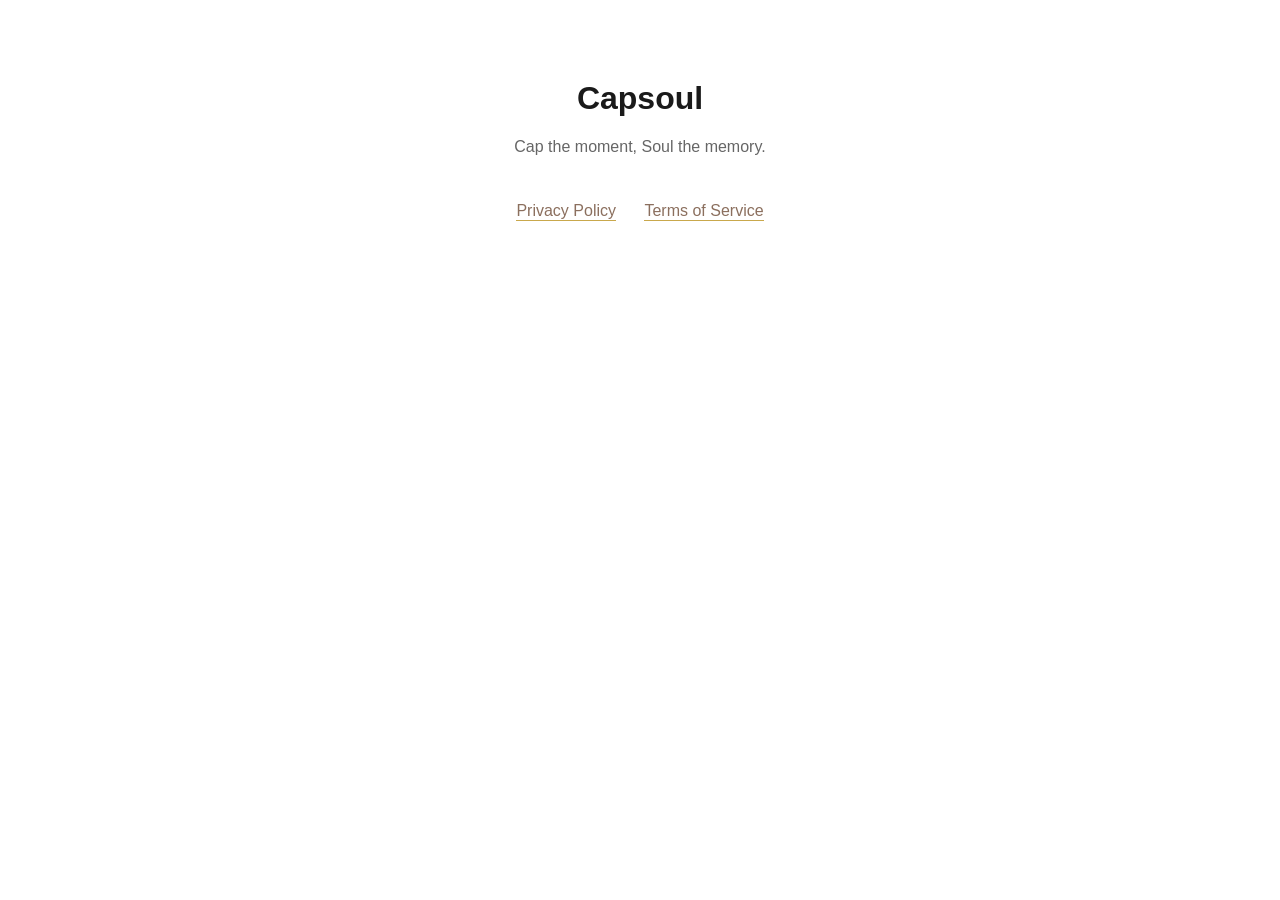
<file: index.html>
<!DOCTYPE html>
<html lang="en">
<head>
  <meta charset="UTF-8" />
  <meta name="viewport" content="width=device-width, initial-scale=1.0" />
  <title>Capsoul – Legal</title>
  <style>
    body { font-family: -apple-system, BlinkMacSystemFont, "Segoe UI", sans-serif;
           max-width: 480px; margin: 80px auto; padding: 0 24px;
           color: #1a1a1a; text-align: center; }
    h1 { font-size: 2rem; }
    p { color: #666; }
    a { display: inline-block; margin: 12px; color: #8B6F5E;
        font-size: 1rem; text-decoration: none; border-bottom: 1px solid #C9A84C; }
  </style>
</head>
<body>
  <h1>Capsoul</h1>
  <p>Cap the moment, Soul the memory.</p>
  <br/>
  <a href="privacy.html">Privacy Policy</a>
  <a href="terms.html">Terms of Service</a>
</body>
</html>
</file>
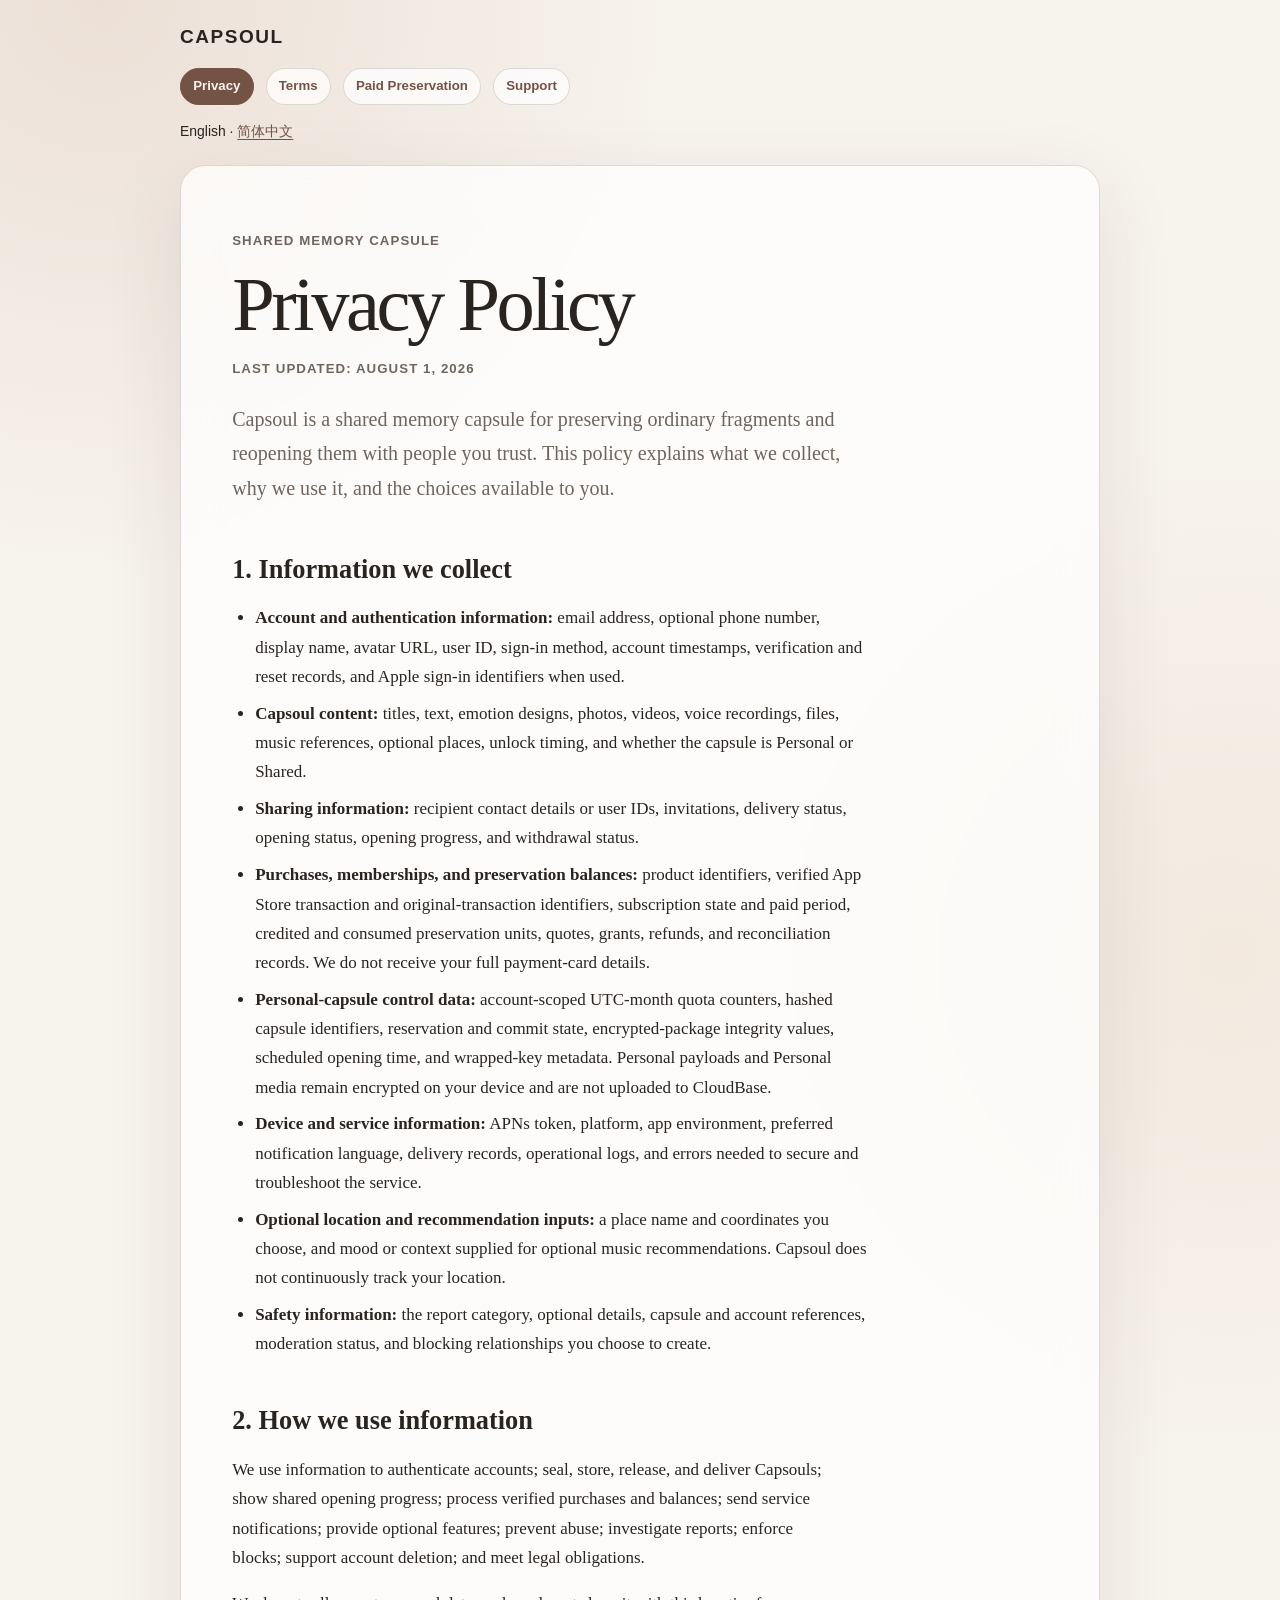
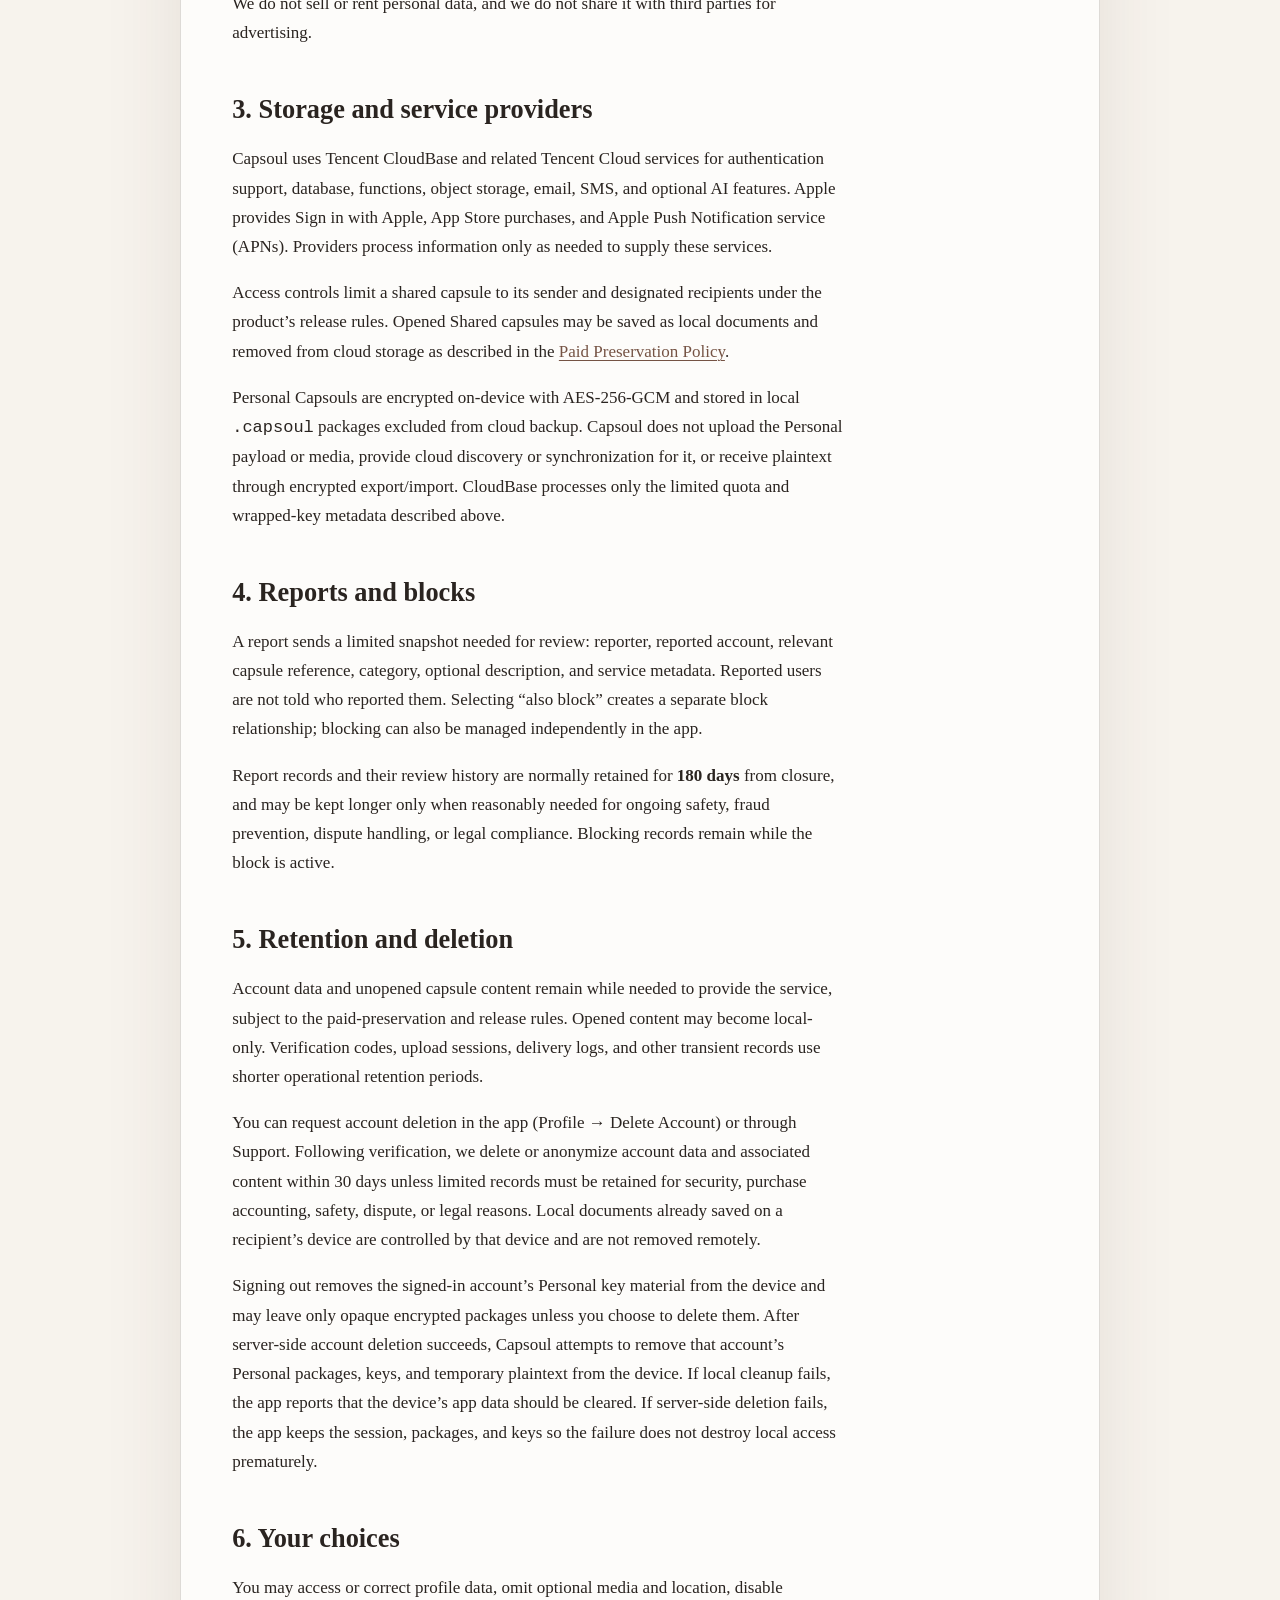
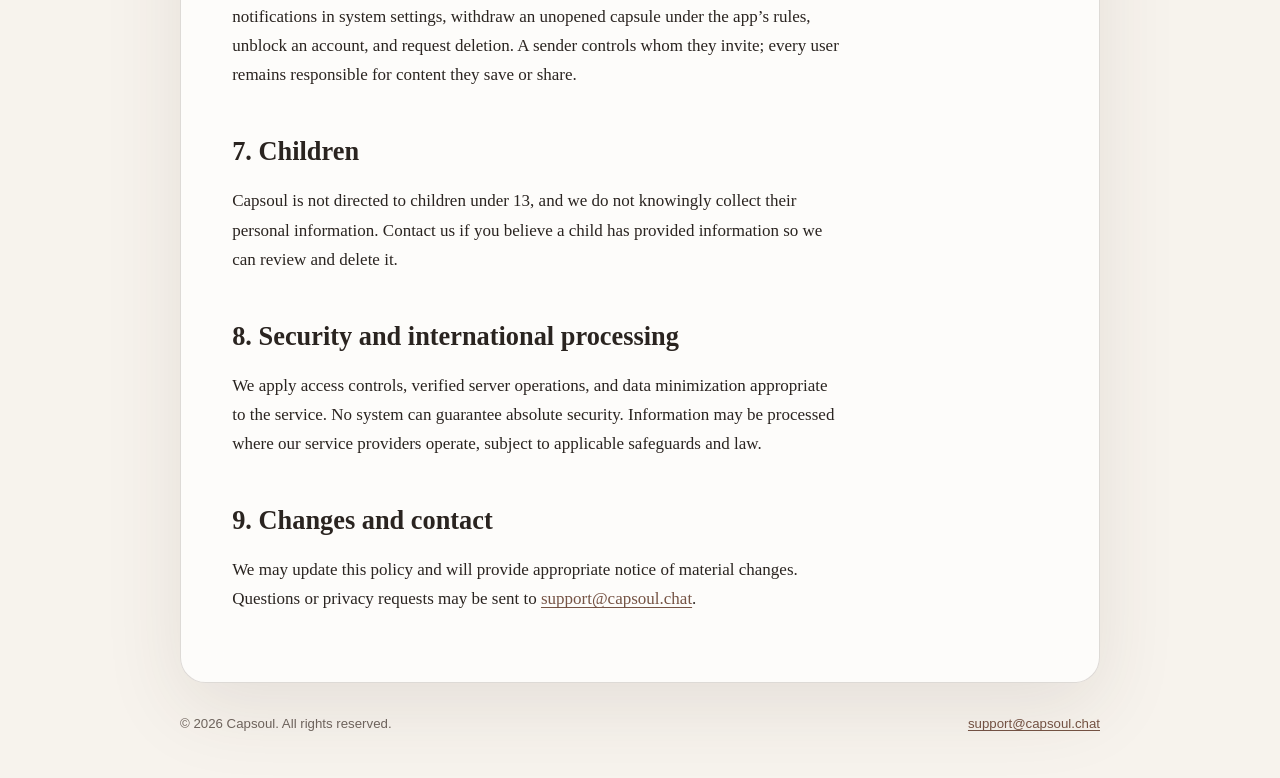
<file: privacy/index.html>
<!DOCTYPE html>
<html lang="en">
<head>
  <meta charset="UTF-8" />
  <meta http-equiv="refresh" content="0; url=../privacy.html" />
  <link rel="canonical" href="../privacy.html" />
  <title>Privacy Policy – Capsoul</title>
</head>
<body>
  <p>Redirecting to <a href="../privacy.html">Capsoul Privacy Policy</a>.</p>
</body>
</html>
</file>
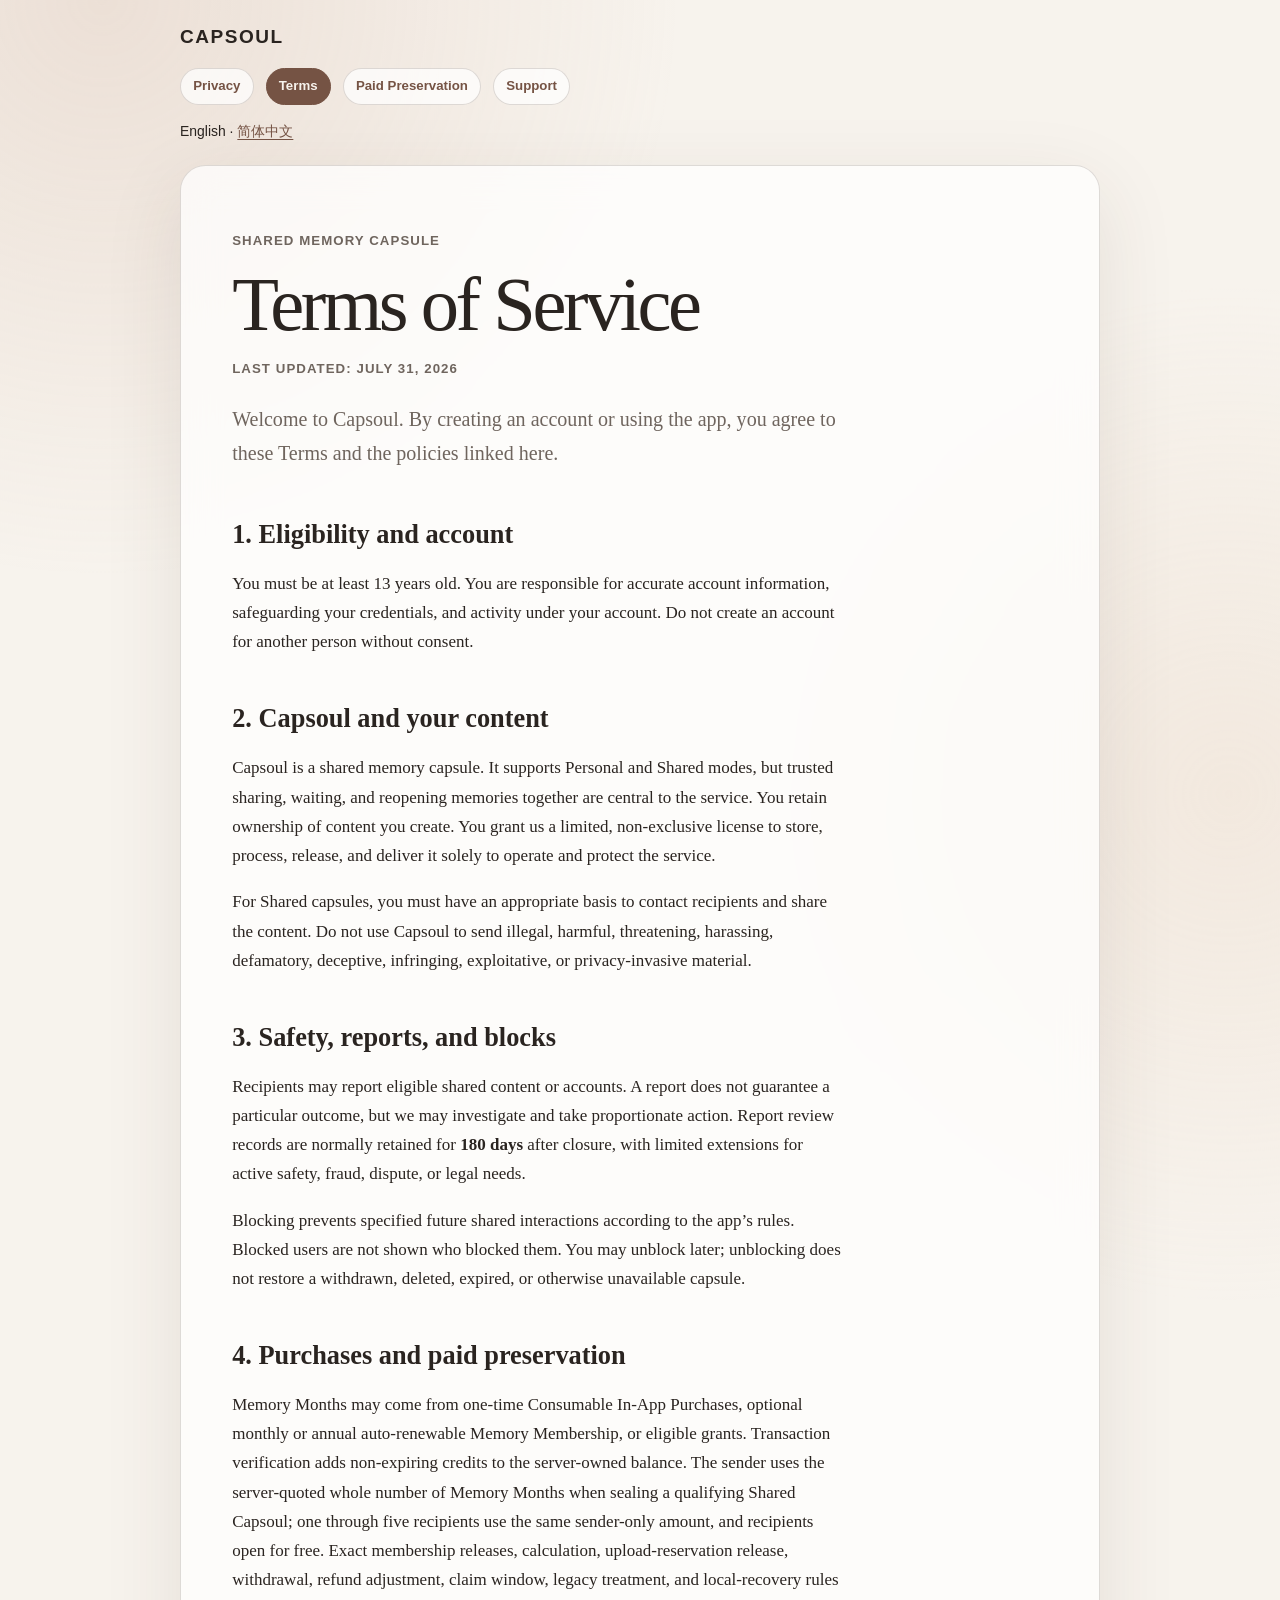
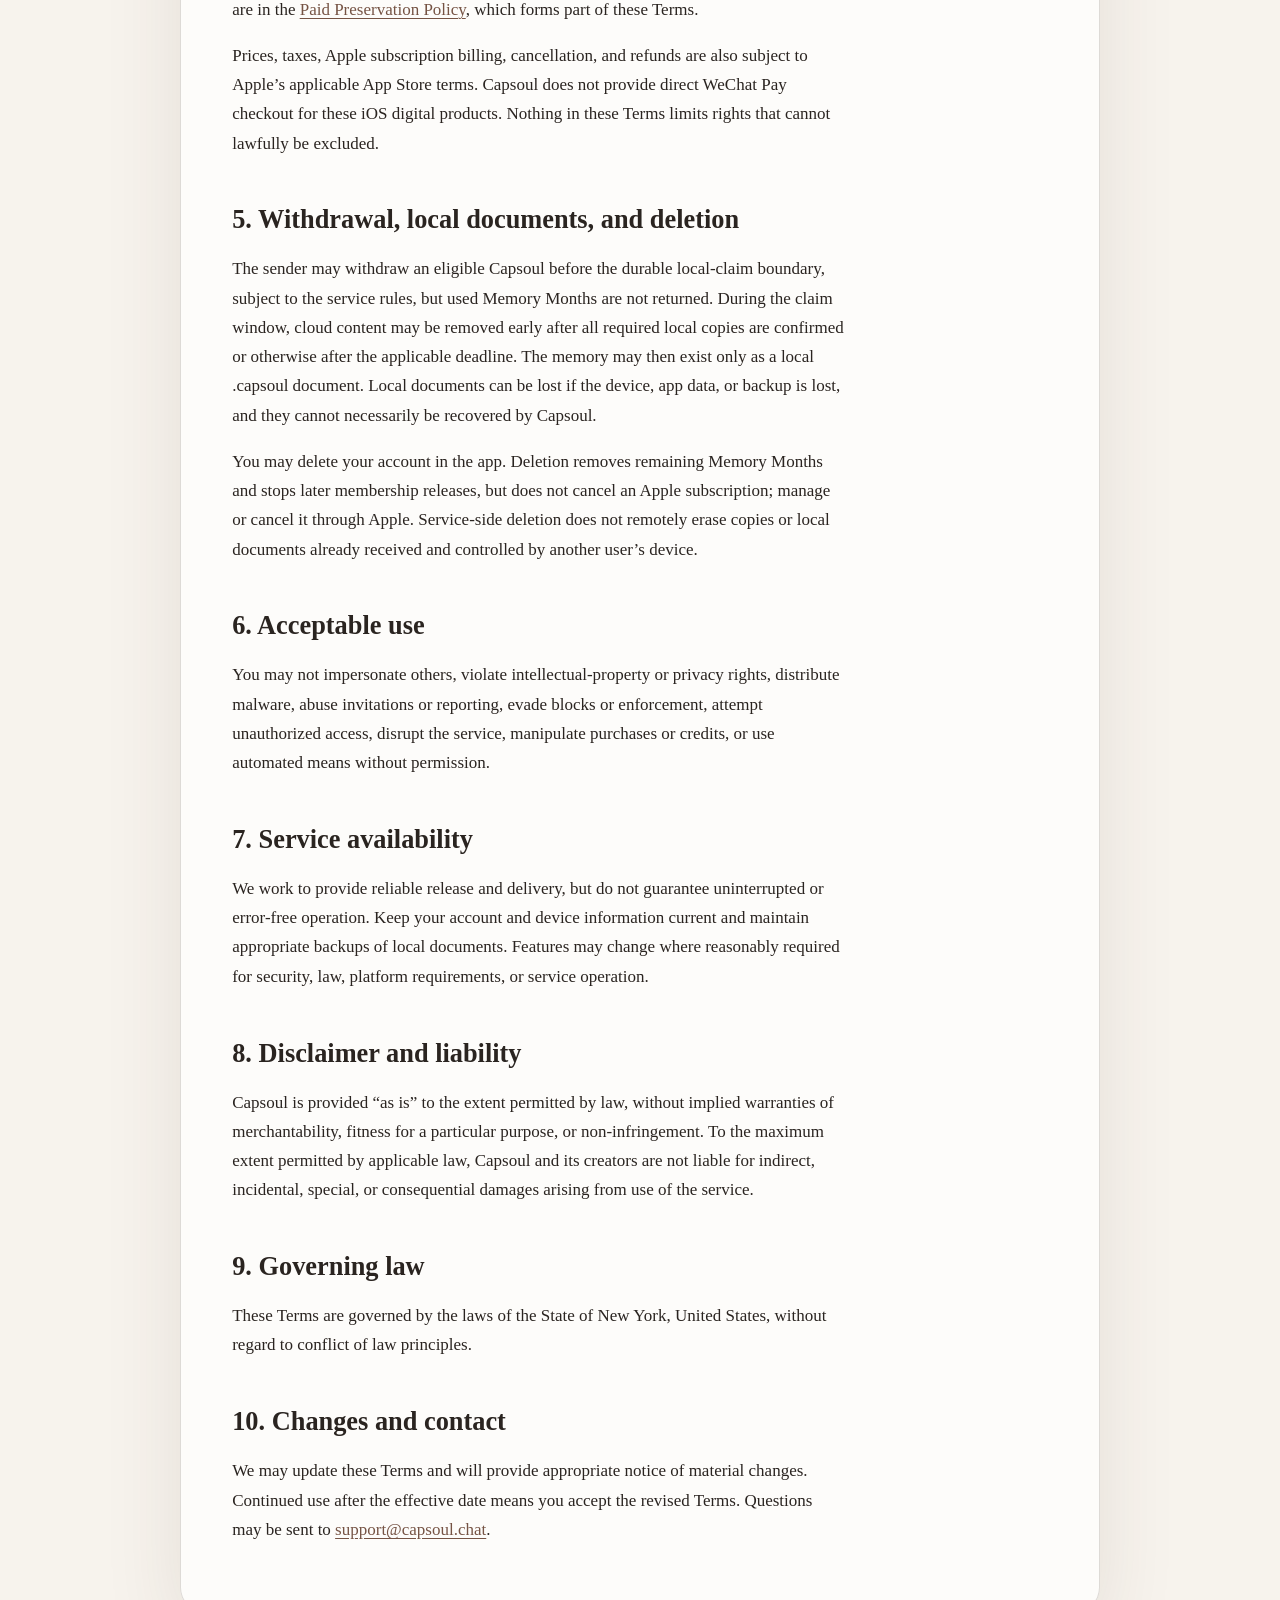
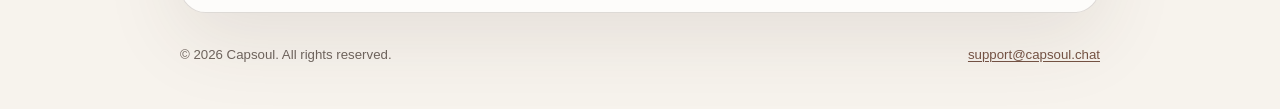
<file: terms/index.html>
<!DOCTYPE html>
<html lang="en">
<head>
  <meta charset="UTF-8" />
  <meta http-equiv="refresh" content="0; url=../terms.html" />
  <link rel="canonical" href="../terms.html" />
  <title>Terms of Service – Capsoul</title>
</head>
<body>
  <p>Redirecting to <a href="../terms.html">Capsoul Terms of Service</a>.</p>
</body>
</html>
</file>
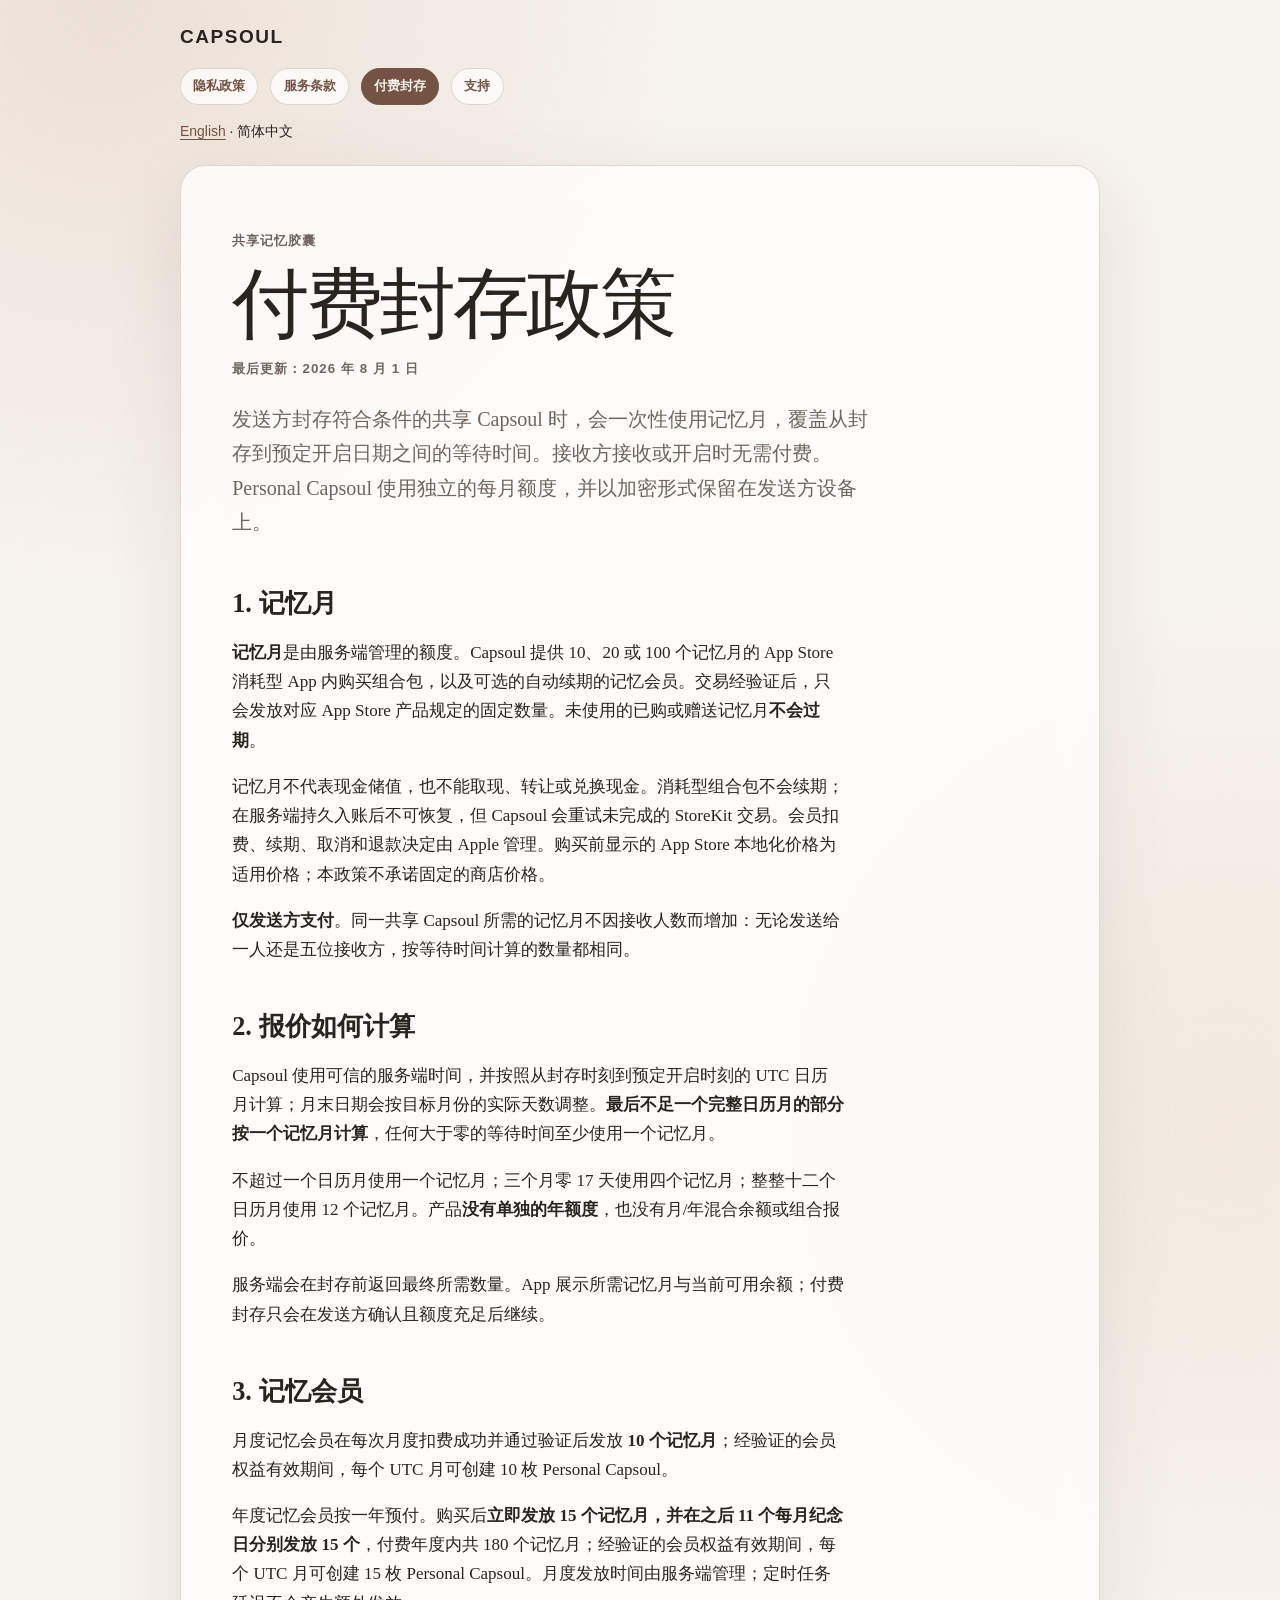
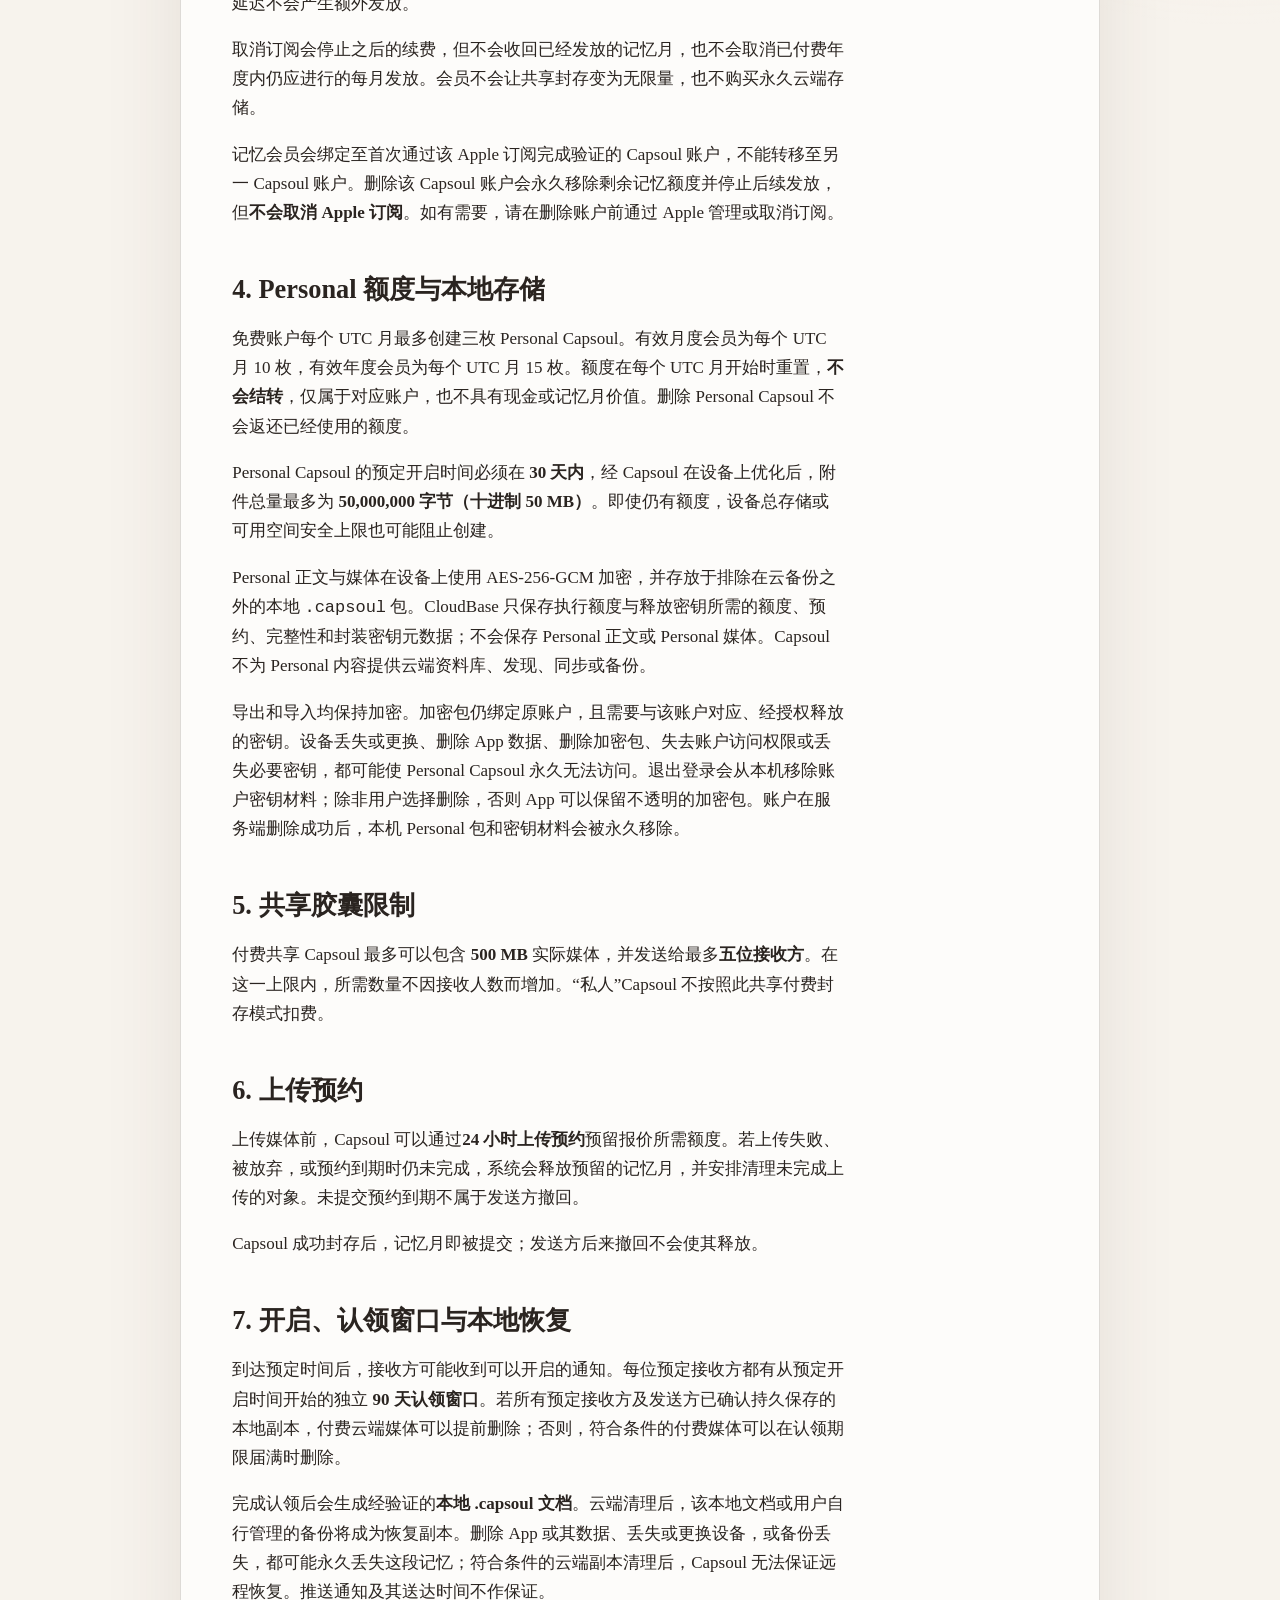
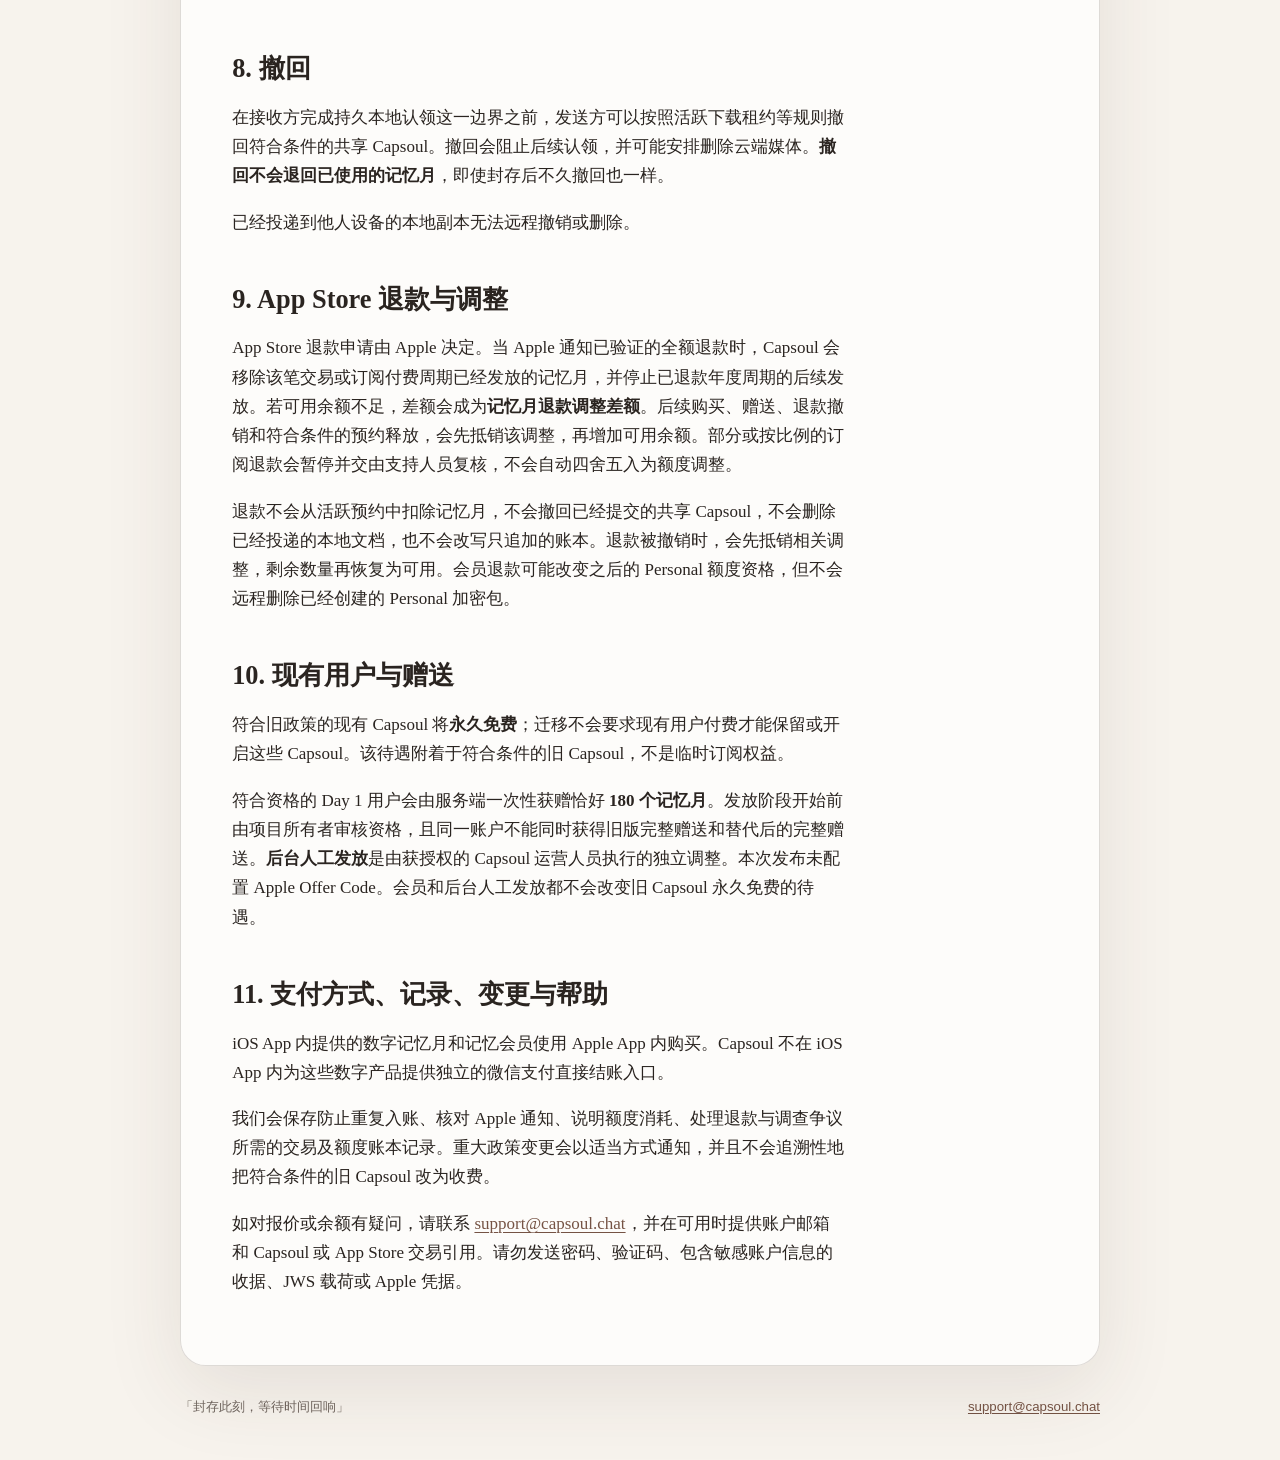
<file: preservation-zh.html>
<!DOCTYPE html>
<html lang="zh-Hans">
<head>
  <meta charset="UTF-8">
  <meta name="viewport" content="width=device-width, initial-scale=1">
  <meta name="color-scheme" content="light dark">
  <title>付费封存政策 — Capsoul</title>
  <link rel="stylesheet" href="styles.css">
</head>
<body>
  <header class="site-header">
    <a class="brand" href="support-zh.html">Capsoul</a>
    <nav class="nav-row" aria-label="政策导航">
      <a href="privacy-zh.html">隐私政策</a>
      <a href="terms-zh.html">服务条款</a>
      <a href="preservation-zh.html" aria-current="page">付费封存</a>
      <a href="support-zh.html">支持</a>
    </nav>
    <nav class="language" aria-label="语言">
      <a href="preservation.html" lang="en">English</a> · <span aria-current="page">简体中文</span>
    </nav>
  </header>

  <main>
    <p class="eyebrow">共享记忆胶囊</p>
    <h1>付费封存政策</h1>
    <p class="updated">最后更新：2026 年 8 月 1 日</p>
    <p class="lede">发送方封存符合条件的共享 Capsoul 时，会一次性使用记忆月，覆盖从封存到预定开启日期之间的等待时间。接收方接收或开启时无需付费。Personal Capsoul 使用独立的每月额度，并以加密形式保留在发送方设备上。</p>

    <h2>1. 记忆月</h2>
    <p><strong>记忆月</strong>是由服务端管理的额度。Capsoul 提供 10、20 或 100 个记忆月的 App Store 消耗型 App 内购买组合包，以及可选的自动续期的记忆会员。交易经验证后，只会发放对应 App Store 产品规定的固定数量。未使用的已购或赠送记忆月<strong>不会过期</strong>。</p>
    <p>记忆月不代表现金储值，也不能取现、转让或兑换现金。消耗型组合包不会续期；在服务端持久入账后不可恢复，但 Capsoul 会重试未完成的 StoreKit 交易。会员扣费、续期、取消和退款决定由 Apple 管理。购买前显示的 App Store 本地化价格为适用价格；本政策不承诺固定的商店价格。</p>
    <p><strong>仅发送方支付</strong>。同一共享 Capsoul 所需的记忆月不因接收人数而增加：无论发送给一人还是五位接收方，按等待时间计算的数量都相同。</p>

    <h2>2. 报价如何计算</h2>
    <p>Capsoul 使用可信的服务端时间，并按照从封存时刻到预定开启时刻的 UTC 日历月计算；月末日期会按目标月份的实际天数调整。<strong>最后不足一个完整日历月的部分按一个记忆月计算</strong>，任何大于零的等待时间至少使用一个记忆月。</p>
    <p>不超过一个日历月使用一个记忆月；三个月零 17 天使用四个记忆月；整整十二个日历月使用 12 个记忆月。产品<strong>没有单独的年额度</strong>，也没有月/年混合余额或组合报价。</p>
    <p>服务端会在封存前返回最终所需数量。App 展示所需记忆月与当前可用余额；付费封存只会在发送方确认且额度充足后继续。</p>

    <h2>3. 记忆会员</h2>
    <p>月度记忆会员在每次月度扣费成功并通过验证后发放 <strong>10 个记忆月</strong>；经验证的会员权益有效期间，每个 UTC 月可创建 10 枚 Personal Capsoul。</p>
    <p>年度记忆会员按一年预付。购买后<strong>立即发放 15 个记忆月，并在之后 11 个每月纪念日分别发放 15 个</strong>，付费年度内共 180 个记忆月；经验证的会员权益有效期间，每个 UTC 月可创建 15 枚 Personal Capsoul。月度发放时间由服务端管理；定时任务延迟不会产生额外发放。</p>
    <p>取消订阅会停止之后的续费，但不会收回已经发放的记忆月，也不会取消已付费年度内仍应进行的每月发放。会员不会让共享封存变为无限量，也不购买永久云端存储。</p>
    <p>记忆会员会绑定至首次通过该 Apple 订阅完成验证的 Capsoul 账户，不能转移至另一 Capsoul 账户。删除该 Capsoul 账户会永久移除剩余记忆额度并停止后续发放，但<strong>不会取消 Apple 订阅</strong>。如有需要，请在删除账户前通过 Apple 管理或取消订阅。</p>

    <h2>4. Personal 额度与本地存储</h2>
    <p>免费账户每个 UTC 月最多创建三枚 Personal Capsoul。有效月度会员为每个 UTC 月 10 枚，有效年度会员为每个 UTC 月 15 枚。额度在每个 UTC 月开始时重置，<strong>不会结转</strong>，仅属于对应账户，也不具有现金或记忆月价值。删除 Personal Capsoul 不会返还已经使用的额度。</p>
    <p>Personal Capsoul 的预定开启时间必须在 <strong>30 天内</strong>，经 Capsoul 在设备上优化后，附件总量最多为 <strong>50,000,000 字节（十进制 50 MB）</strong>。即使仍有额度，设备总存储或可用空间安全上限也可能阻止创建。</p>
    <p>Personal 正文与媒体在设备上使用 AES-256-GCM 加密，并存放于排除在云备份之外的本地 <code>.capsoul</code> 包。CloudBase 只保存执行额度与释放密钥所需的额度、预约、完整性和封装密钥元数据；不会保存 Personal 正文或 Personal 媒体。Capsoul 不为 Personal 内容提供云端资料库、发现、同步或备份。</p>
    <p>导出和导入均保持加密。加密包仍绑定原账户，且需要与该账户对应、经授权释放的密钥。设备丢失或更换、删除 App 数据、删除加密包、失去账户访问权限或丢失必要密钥，都可能使 Personal Capsoul 永久无法访问。退出登录会从本机移除账户密钥材料；除非用户选择删除，否则 App 可以保留不透明的加密包。账户在服务端删除成功后，本机 Personal 包和密钥材料会被永久移除。</p>

    <h2>5. 共享胶囊限制</h2>
    <p>付费共享 Capsoul 最多可以包含 <strong>500 MB</strong> 实际媒体，并发送给最多<strong>五位接收方</strong>。在这一上限内，所需数量不因接收人数而增加。“私人”Capsoul 不按照此共享付费封存模式扣费。</p>

    <h2>6. 上传预约</h2>
    <p>上传媒体前，Capsoul 可以通过<strong>24 小时上传预约</strong>预留报价所需额度。若上传失败、被放弃，或预约到期时仍未完成，系统会释放预留的记忆月，并安排清理未完成上传的对象。未提交预约到期不属于发送方撤回。</p>
    <p>Capsoul 成功封存后，记忆月即被提交；发送方后来撤回不会使其释放。</p>

    <h2>7. 开启、认领窗口与本地恢复</h2>
    <p>到达预定时间后，接收方可能收到可以开启的通知。每位预定接收方都有从预定开启时间开始的独立 <strong>90 天认领窗口</strong>。若所有预定接收方及发送方已确认持久保存的本地副本，付费云端媒体可以提前删除；否则，符合条件的付费媒体可以在认领期限届满时删除。</p>
    <p>完成认领后会生成经验证的<strong>本地 .capsoul 文档</strong>。云端清理后，该本地文档或用户自行管理的备份将成为恢复副本。删除 App 或其数据、丢失或更换设备，或备份丢失，都可能永久丢失这段记忆；符合条件的云端副本清理后，Capsoul 无法保证远程恢复。推送通知及其送达时间不作保证。</p>

    <h2>8. 撤回</h2>
    <p>在接收方完成持久本地认领这一边界之前，发送方可以按照活跃下载租约等规则撤回符合条件的共享 Capsoul。撤回会阻止后续认领，并可能安排删除云端媒体。<strong>撤回不会退回已使用的记忆月</strong>，即使封存后不久撤回也一样。</p>
    <p>已经投递到他人设备的本地副本无法远程撤销或删除。</p>

    <h2>9. App Store 退款与调整</h2>
    <p>App Store 退款申请由 Apple 决定。当 Apple 通知已验证的全额退款时，Capsoul 会移除该笔交易或订阅付费周期已经发放的记忆月，并停止已退款年度周期的后续发放。若可用余额不足，差额会成为<strong>记忆月退款调整差额</strong>。后续购买、赠送、退款撤销和符合条件的预约释放，会先抵销该调整，再增加可用余额。部分或按比例的订阅退款会暂停并交由支持人员复核，不会自动四舍五入为额度调整。</p>
    <p>退款不会从活跃预约中扣除记忆月，不会撤回已经提交的共享 Capsoul，不会删除已经投递的本地文档，也不会改写只追加的账本。退款被撤销时，会先抵销相关调整，剩余数量再恢复为可用。会员退款可能改变之后的 Personal 额度资格，但不会远程删除已经创建的 Personal 加密包。</p>

    <h2>10. 现有用户与赠送</h2>
    <p>符合旧政策的现有 Capsoul 将<strong>永久免费</strong>；迁移不会要求现有用户付费才能保留或开启这些 Capsoul。该待遇附着于符合条件的旧 Capsoul，不是临时订阅权益。</p>
    <p>符合资格的 Day 1 用户会由服务端一次性获赠恰好 <strong>180 个记忆月</strong>。发放阶段开始前由项目所有者审核资格，且同一账户不能同时获得旧版完整赠送和替代后的完整赠送。<strong>后台人工发放</strong>是由获授权的 Capsoul 运营人员执行的独立调整。本次发布未配置 Apple Offer Code。会员和后台人工发放都不会改变旧 Capsoul 永久免费的待遇。</p>

    <h2>11. 支付方式、记录、变更与帮助</h2>
    <p>iOS App 内提供的数字记忆月和记忆会员使用 Apple App 内购买。Capsoul 不在 iOS App 内为这些数字产品提供独立的微信支付直接结账入口。</p>
    <p>我们会保存防止重复入账、核对 Apple 通知、说明额度消耗、处理退款与调查争议所需的交易及额度账本记录。重大政策变更会以适当方式通知，并且不会追溯性地把符合条件的旧 Capsoul 改为收费。</p>
    <p>如对报价或余额有疑问，请联系 <a href="mailto:support@capsoul.chat">support@capsoul.chat</a>，并在可用时提供账户邮箱和 Capsoul 或 App Store 交易引用。请勿发送密码、验证码、包含敏感账户信息的收据、JWS 载荷或 Apple 凭据。</p>
  </main>

  <footer class="site-footer">
    <span>「封存此刻，等待时间回响」</span>
    <a href="mailto:support@capsoul.chat">support@capsoul.chat</a>
  </footer>
</body>
</html>
</file>
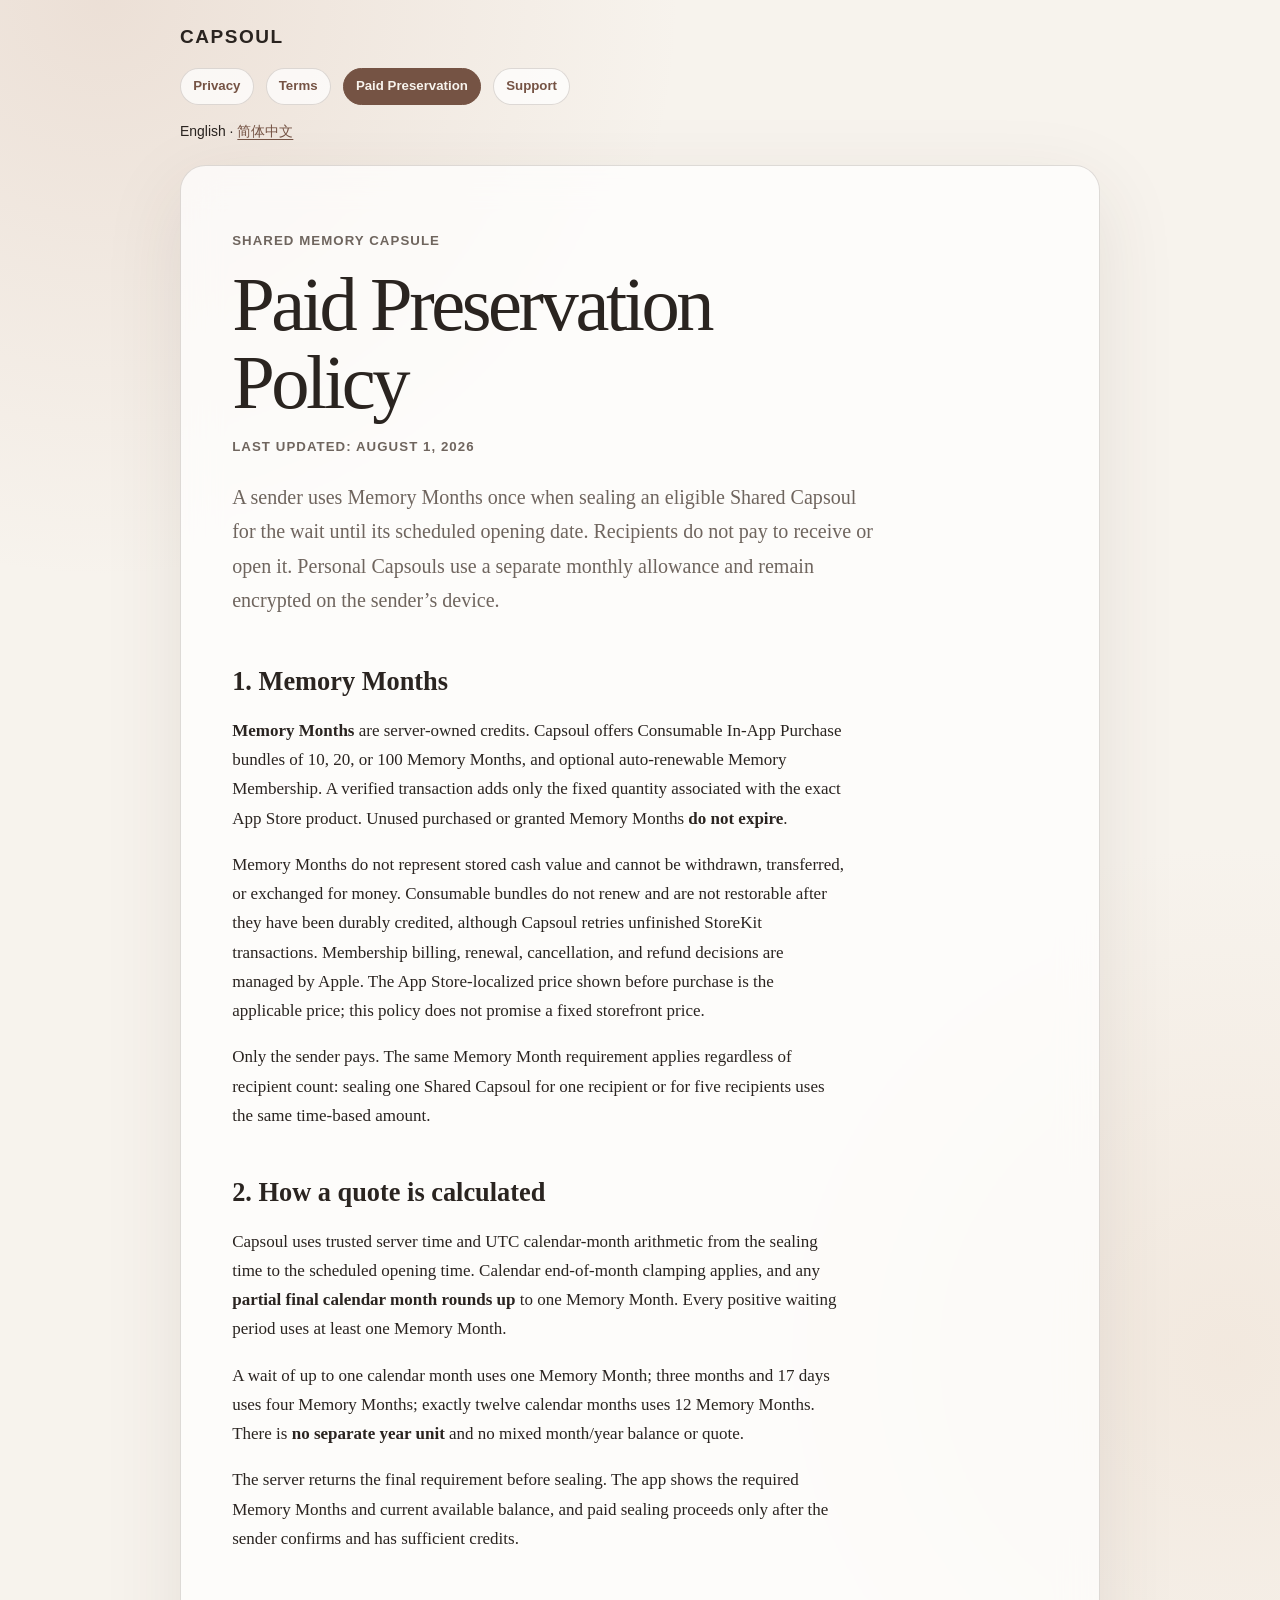
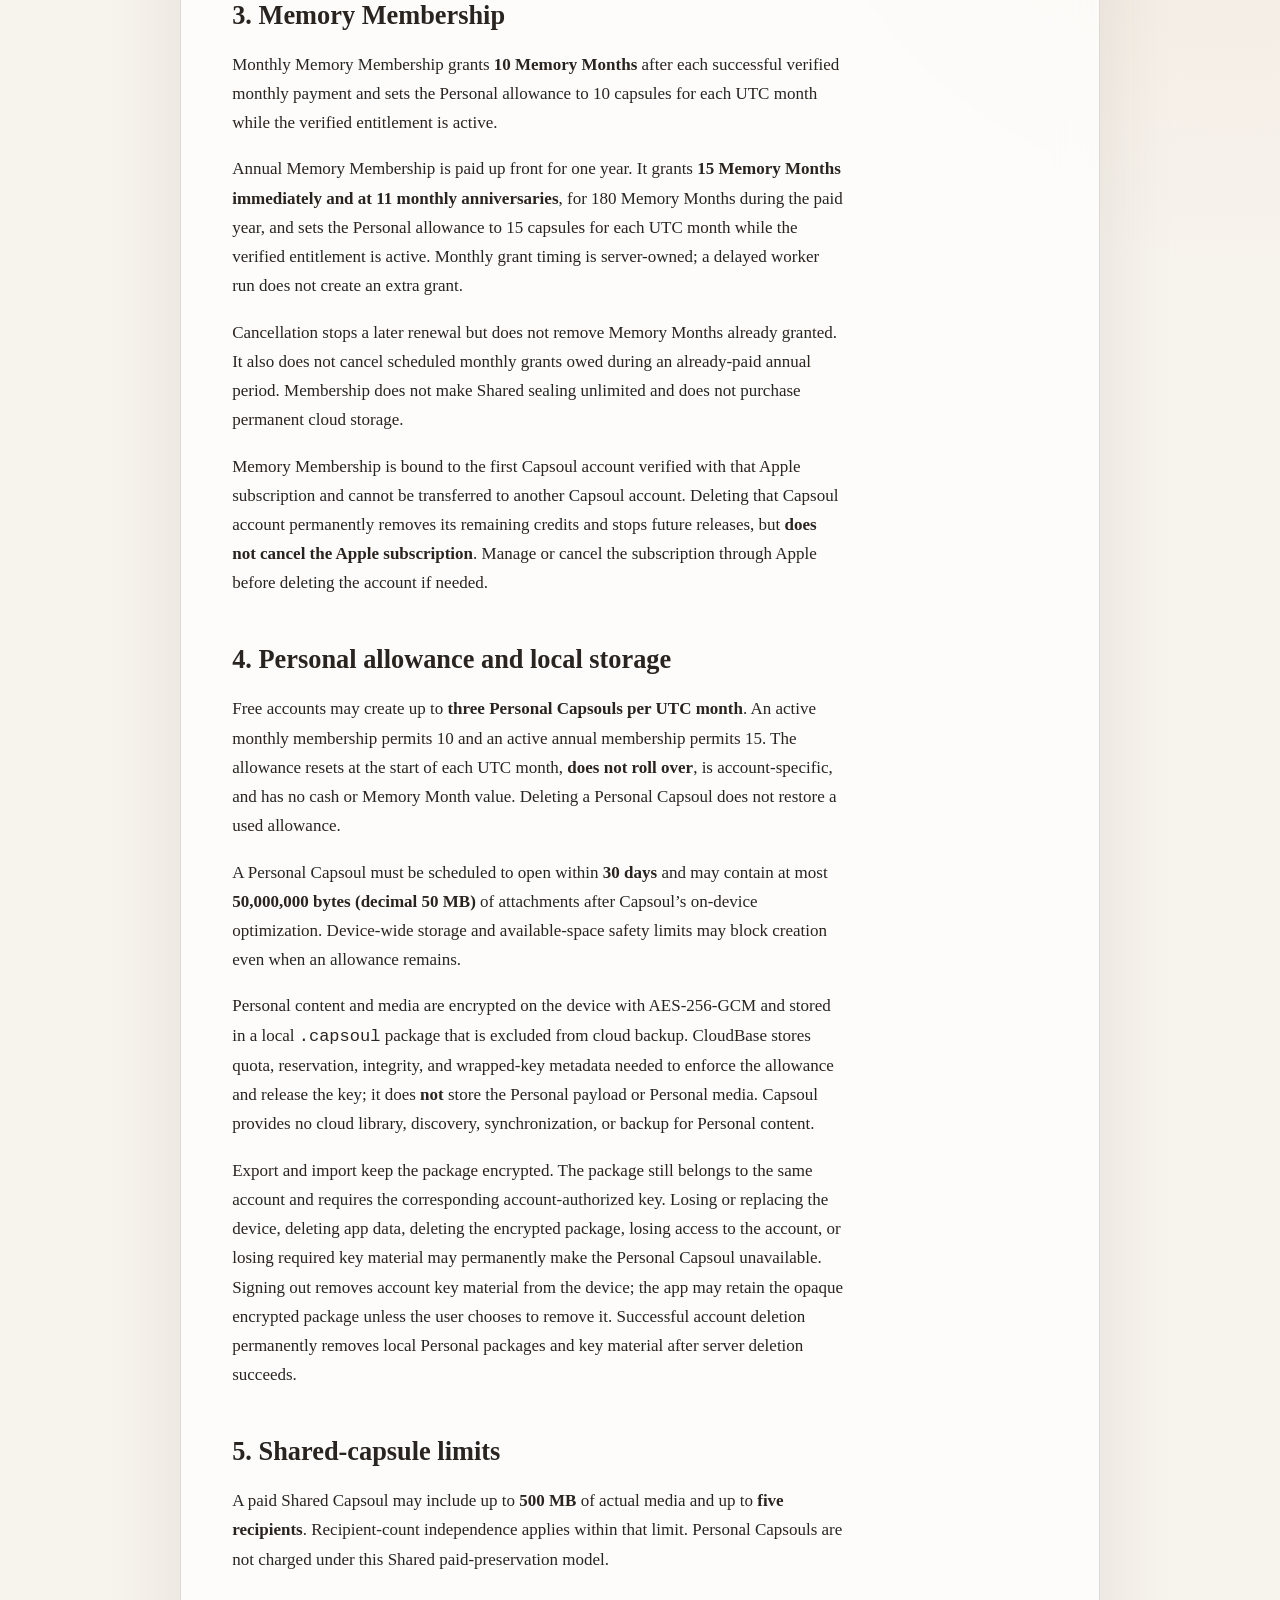
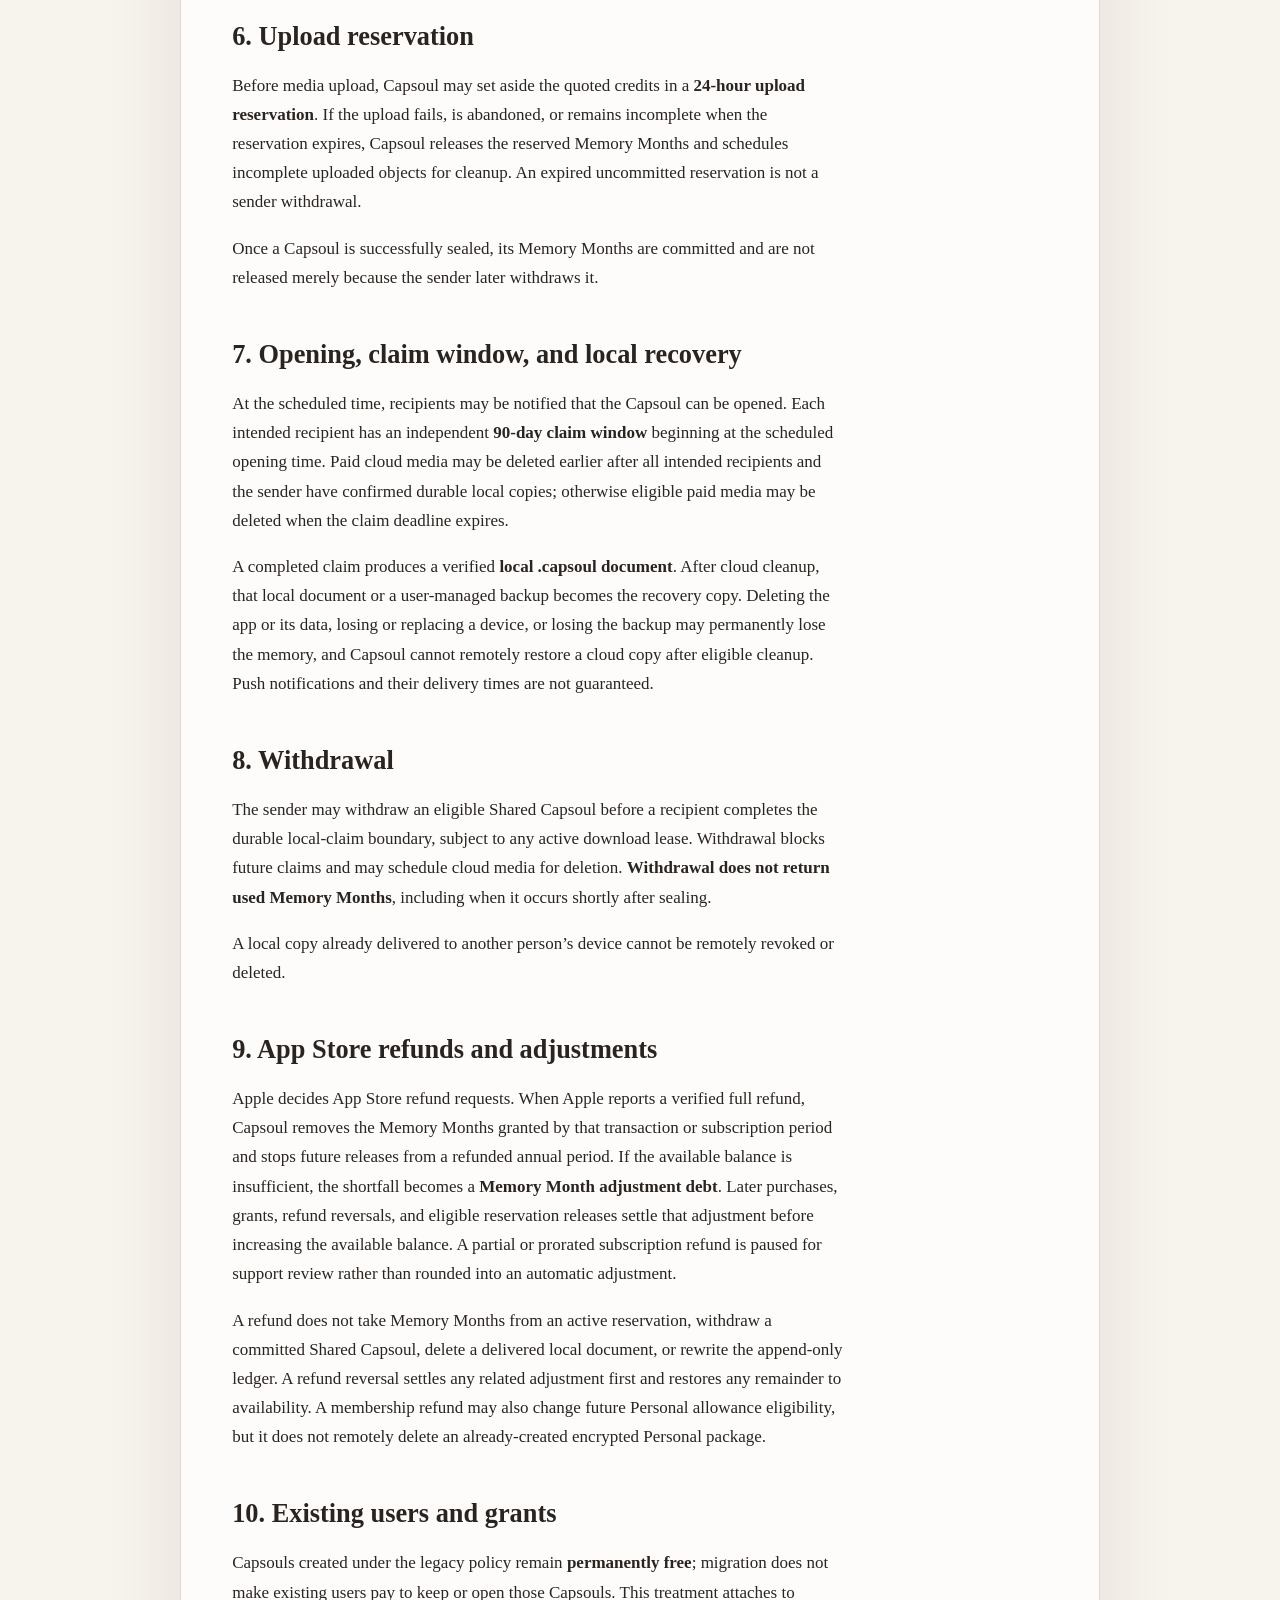
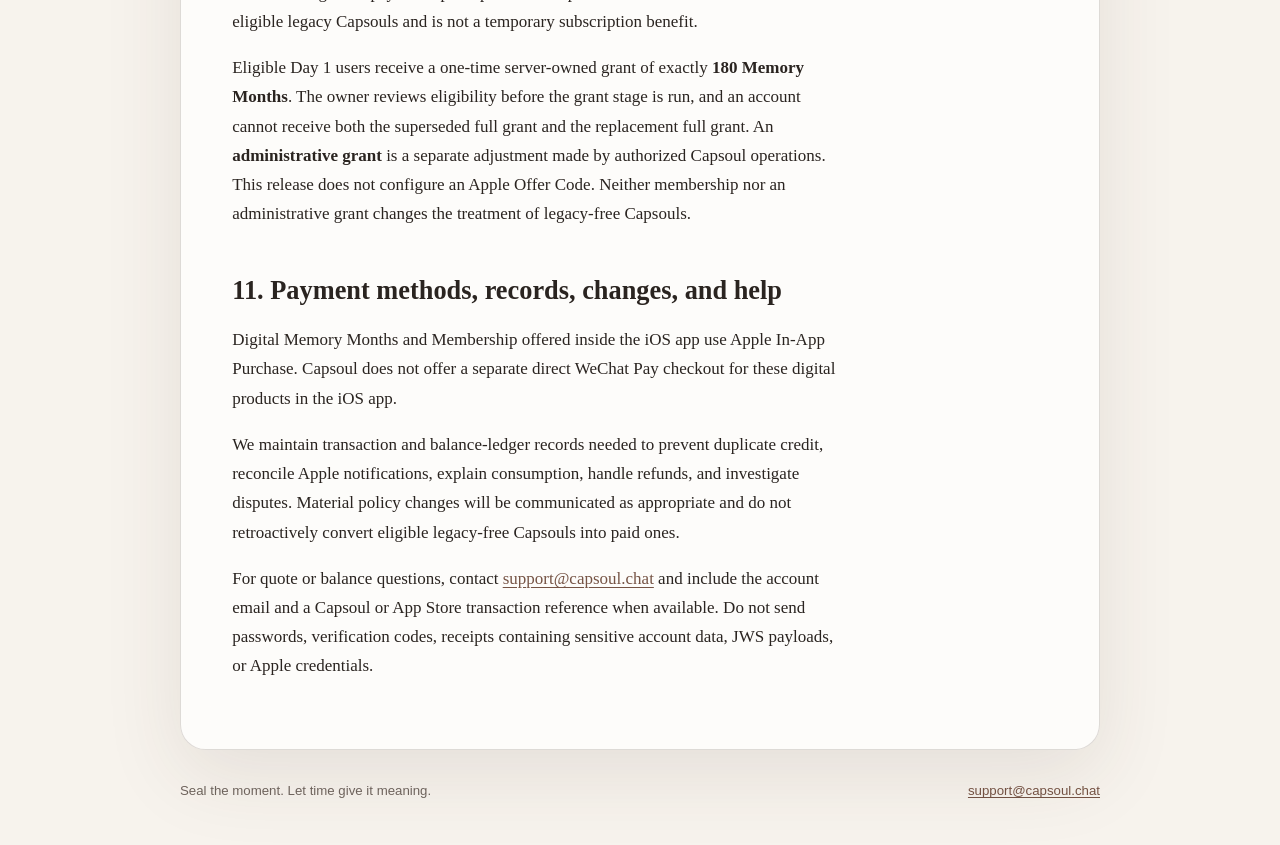
<file: preservation.html>
<!DOCTYPE html>
<html lang="en">
<head>
  <meta charset="UTF-8">
  <meta name="viewport" content="width=device-width, initial-scale=1">
  <meta name="color-scheme" content="light dark">
  <title>Paid Preservation Policy — Capsoul</title>
  <link rel="stylesheet" href="styles.css">
</head>
<body>
  <header class="site-header">
    <a class="brand" href="support.html">Capsoul</a>
    <nav class="nav-row" aria-label="Policy navigation">
      <a href="privacy.html">Privacy</a>
      <a href="terms.html">Terms</a>
      <a href="preservation.html" aria-current="page">Paid Preservation</a>
      <a href="support.html">Support</a>
    </nav>
    <nav class="language" aria-label="Language">
      <span aria-current="page">English</span> · <a href="preservation-zh.html" lang="zh-Hans">简体中文</a>
    </nav>
  </header>

  <main>
    <p class="eyebrow">Shared memory capsule</p>
    <h1>Paid Preservation Policy</h1>
    <p class="updated">Last updated: August 1, 2026</p>
    <p class="lede">A sender uses Memory Months once when sealing an eligible Shared Capsoul for the wait until its scheduled opening date. Recipients do not pay to receive or open it. Personal Capsouls use a separate monthly allowance and remain encrypted on the sender’s device.</p>

    <h2>1. Memory Months</h2>
    <p><strong>Memory Months</strong> are server-owned credits. Capsoul offers Consumable In-App Purchase bundles of 10, 20, or 100 Memory Months, and optional auto-renewable Memory Membership. A verified transaction adds only the fixed quantity associated with the exact App Store product. Unused purchased or granted Memory Months <strong>do not expire</strong>.</p>
    <p>Memory Months do not represent stored cash value and cannot be withdrawn, transferred, or exchanged for money. Consumable bundles do not renew and are not restorable after they have been durably credited, although Capsoul retries unfinished StoreKit transactions. Membership billing, renewal, cancellation, and refund decisions are managed by Apple. The App Store-localized price shown before purchase is the applicable price; this policy does not promise a fixed storefront price.</p>
    <p>Only the sender pays. The same Memory Month requirement applies regardless of recipient count: sealing one Shared Capsoul for one recipient or for five recipients uses the same time-based amount.</p>

    <h2>2. How a quote is calculated</h2>
    <p>Capsoul uses trusted server time and UTC calendar-month arithmetic from the sealing time to the scheduled opening time. Calendar end-of-month clamping applies, and any <strong>partial final calendar month rounds up</strong> to one Memory Month. Every positive waiting period uses at least one Memory Month.</p>
    <p>A wait of up to one calendar month uses one Memory Month; three months and 17 days uses four Memory Months; exactly twelve calendar months uses 12 Memory Months. There is <strong>no separate year unit</strong> and no mixed month/year balance or quote.</p>
    <p>The server returns the final requirement before sealing. The app shows the required Memory Months and current available balance, and paid sealing proceeds only after the sender confirms and has sufficient credits.</p>

    <h2>3. Memory Membership</h2>
    <p>Monthly Memory Membership grants <strong>10 Memory Months</strong> after each successful verified monthly payment and sets the Personal allowance to 10 capsules for each UTC month while the verified entitlement is active.</p>
    <p>Annual Memory Membership is paid up front for one year. It grants <strong>15 Memory Months immediately and at 11 monthly anniversaries</strong>, for 180 Memory Months during the paid year, and sets the Personal allowance to 15 capsules for each UTC month while the verified entitlement is active. Monthly grant timing is server-owned; a delayed worker run does not create an extra grant.</p>
    <p>Cancellation stops a later renewal but does not remove Memory Months already granted. It also does not cancel scheduled monthly grants owed during an already-paid annual period. Membership does not make Shared sealing unlimited and does not purchase permanent cloud storage.</p>
    <p>Memory Membership is bound to the first Capsoul account verified with that Apple subscription and cannot be transferred to another Capsoul account. Deleting that Capsoul account permanently removes its remaining credits and stops future releases, but <strong>does not cancel the Apple subscription</strong>. Manage or cancel the subscription through Apple before deleting the account if needed.</p>

    <h2>4. Personal allowance and local storage</h2>
    <p>Free accounts may create up to <strong>three Personal Capsouls per UTC month</strong>. An active monthly membership permits 10 and an active annual membership permits 15. The allowance resets at the start of each UTC month, <strong>does not roll over</strong>, is account-specific, and has no cash or Memory Month value. Deleting a Personal Capsoul does not restore a used allowance.</p>
    <p>A Personal Capsoul must be scheduled to open within <strong>30 days</strong> and may contain at most <strong>50,000,000 bytes (decimal 50 MB)</strong> of attachments after Capsoul’s on-device optimization. Device-wide storage and available-space safety limits may block creation even when an allowance remains.</p>
    <p>Personal content and media are encrypted on the device with AES-256-GCM and stored in a local <code>.capsoul</code> package that is excluded from cloud backup. CloudBase stores quota, reservation, integrity, and wrapped-key metadata needed to enforce the allowance and release the key; it does <strong>not</strong> store the Personal payload or Personal media. Capsoul provides no cloud library, discovery, synchronization, or backup for Personal content.</p>
    <p>Export and import keep the package encrypted. The package still belongs to the same account and requires the corresponding account-authorized key. Losing or replacing the device, deleting app data, deleting the encrypted package, losing access to the account, or losing required key material may permanently make the Personal Capsoul unavailable. Signing out removes account key material from the device; the app may retain the opaque encrypted package unless the user chooses to remove it. Successful account deletion permanently removes local Personal packages and key material after server deletion succeeds.</p>

    <h2>5. Shared-capsule limits</h2>
    <p>A paid Shared Capsoul may include up to <strong>500 MB</strong> of actual media and up to <strong>five recipients</strong>. Recipient-count independence applies within that limit. Personal Capsouls are not charged under this Shared paid-preservation model.</p>

    <h2>6. Upload reservation</h2>
    <p>Before media upload, Capsoul may set aside the quoted credits in a <strong>24-hour upload reservation</strong>. If the upload fails, is abandoned, or remains incomplete when the reservation expires, Capsoul releases the reserved Memory Months and schedules incomplete uploaded objects for cleanup. An expired uncommitted reservation is not a sender withdrawal.</p>
    <p>Once a Capsoul is successfully sealed, its Memory Months are committed and are not released merely because the sender later withdraws it.</p>

    <h2>7. Opening, claim window, and local recovery</h2>
    <p>At the scheduled time, recipients may be notified that the Capsoul can be opened. Each intended recipient has an independent <strong>90-day claim window</strong> beginning at the scheduled opening time. Paid cloud media may be deleted earlier after all intended recipients and the sender have confirmed durable local copies; otherwise eligible paid media may be deleted when the claim deadline expires.</p>
    <p>A completed claim produces a verified <strong>local .capsoul document</strong>. After cloud cleanup, that local document or a user-managed backup becomes the recovery copy. Deleting the app or its data, losing or replacing a device, or losing the backup may permanently lose the memory, and Capsoul cannot remotely restore a cloud copy after eligible cleanup. Push notifications and their delivery times are not guaranteed.</p>

    <h2>8. Withdrawal</h2>
    <p>The sender may withdraw an eligible Shared Capsoul before a recipient completes the durable local-claim boundary, subject to any active download lease. Withdrawal blocks future claims and may schedule cloud media for deletion. <strong>Withdrawal does not return used Memory Months</strong>, including when it occurs shortly after sealing.</p>
    <p>A local copy already delivered to another person’s device cannot be remotely revoked or deleted.</p>

    <h2>9. App Store refunds and adjustments</h2>
    <p>Apple decides App Store refund requests. When Apple reports a verified full refund, Capsoul removes the Memory Months granted by that transaction or subscription period and stops future releases from a refunded annual period. If the available balance is insufficient, the shortfall becomes a <strong>Memory Month adjustment debt</strong>. Later purchases, grants, refund reversals, and eligible reservation releases settle that adjustment before increasing the available balance. A partial or prorated subscription refund is paused for support review rather than rounded into an automatic adjustment.</p>
    <p>A refund does not take Memory Months from an active reservation, withdraw a committed Shared Capsoul, delete a delivered local document, or rewrite the append-only ledger. A refund reversal settles any related adjustment first and restores any remainder to availability. A membership refund may also change future Personal allowance eligibility, but it does not remotely delete an already-created encrypted Personal package.</p>

    <h2>10. Existing users and grants</h2>
    <p>Capsouls created under the legacy policy remain <strong>permanently free</strong>; migration does not make existing users pay to keep or open those Capsouls. This treatment attaches to eligible legacy Capsouls and is not a temporary subscription benefit.</p>
    <p>Eligible Day 1 users receive a one-time server-owned grant of exactly <strong>180 Memory Months</strong>. The owner reviews eligibility before the grant stage is run, and an account cannot receive both the superseded full grant and the replacement full grant. An <strong>administrative grant</strong> is a separate adjustment made by authorized Capsoul operations. This release does not configure an Apple Offer Code. Neither membership nor an administrative grant changes the treatment of legacy-free Capsouls.</p>

    <h2>11. Payment methods, records, changes, and help</h2>
    <p>Digital Memory Months and Membership offered inside the iOS app use Apple In-App Purchase. Capsoul does not offer a separate direct WeChat Pay checkout for these digital products in the iOS app.</p>
    <p>We maintain transaction and balance-ledger records needed to prevent duplicate credit, reconcile Apple notifications, explain consumption, handle refunds, and investigate disputes. Material policy changes will be communicated as appropriate and do not retroactively convert eligible legacy-free Capsouls into paid ones.</p>
    <p>For quote or balance questions, contact <a href="mailto:support@capsoul.chat">support@capsoul.chat</a> and include the account email and a Capsoul or App Store transaction reference when available. Do not send passwords, verification codes, receipts containing sensitive account data, JWS payloads, or Apple credentials.</p>
  </main>

  <footer class="site-footer">
    <span>Seal the moment. Let time give it meaning.</span>
    <a href="mailto:support@capsoul.chat">support@capsoul.chat</a>
  </footer>
</body>
</html>
</file>
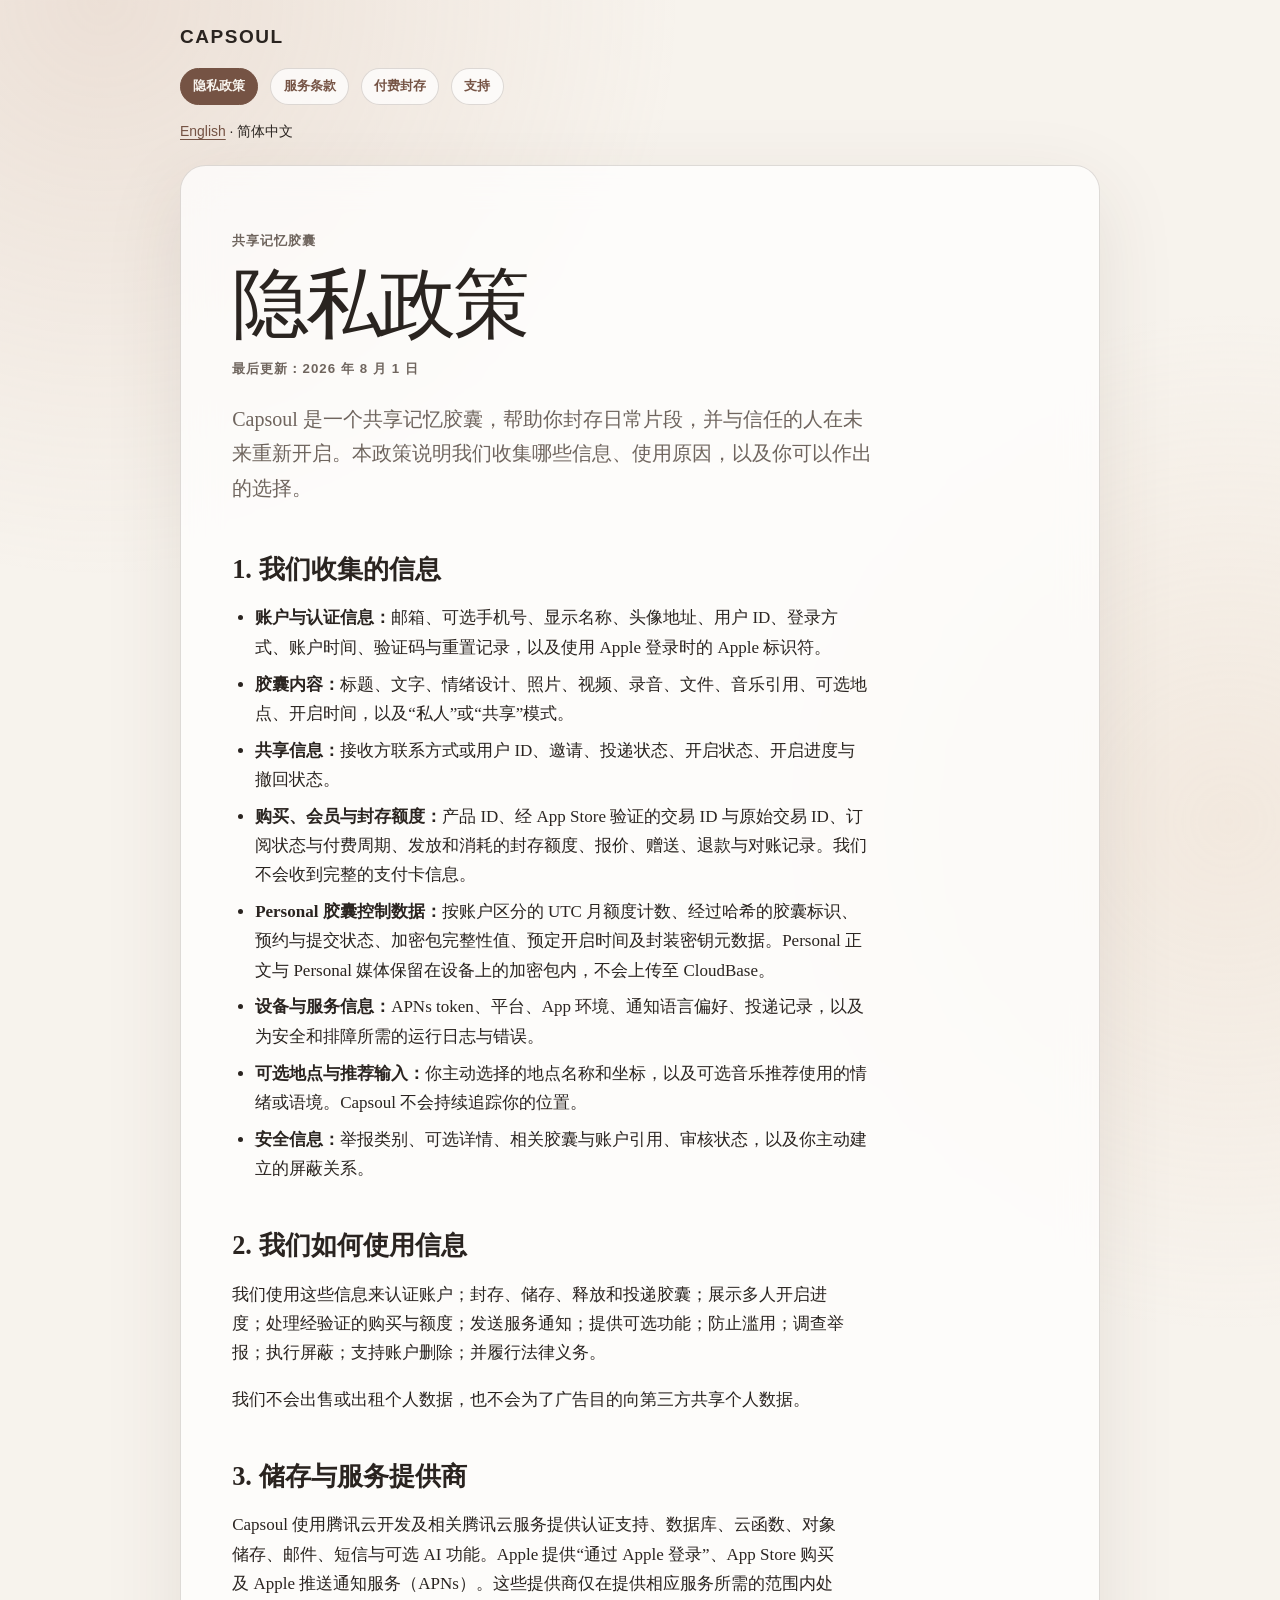
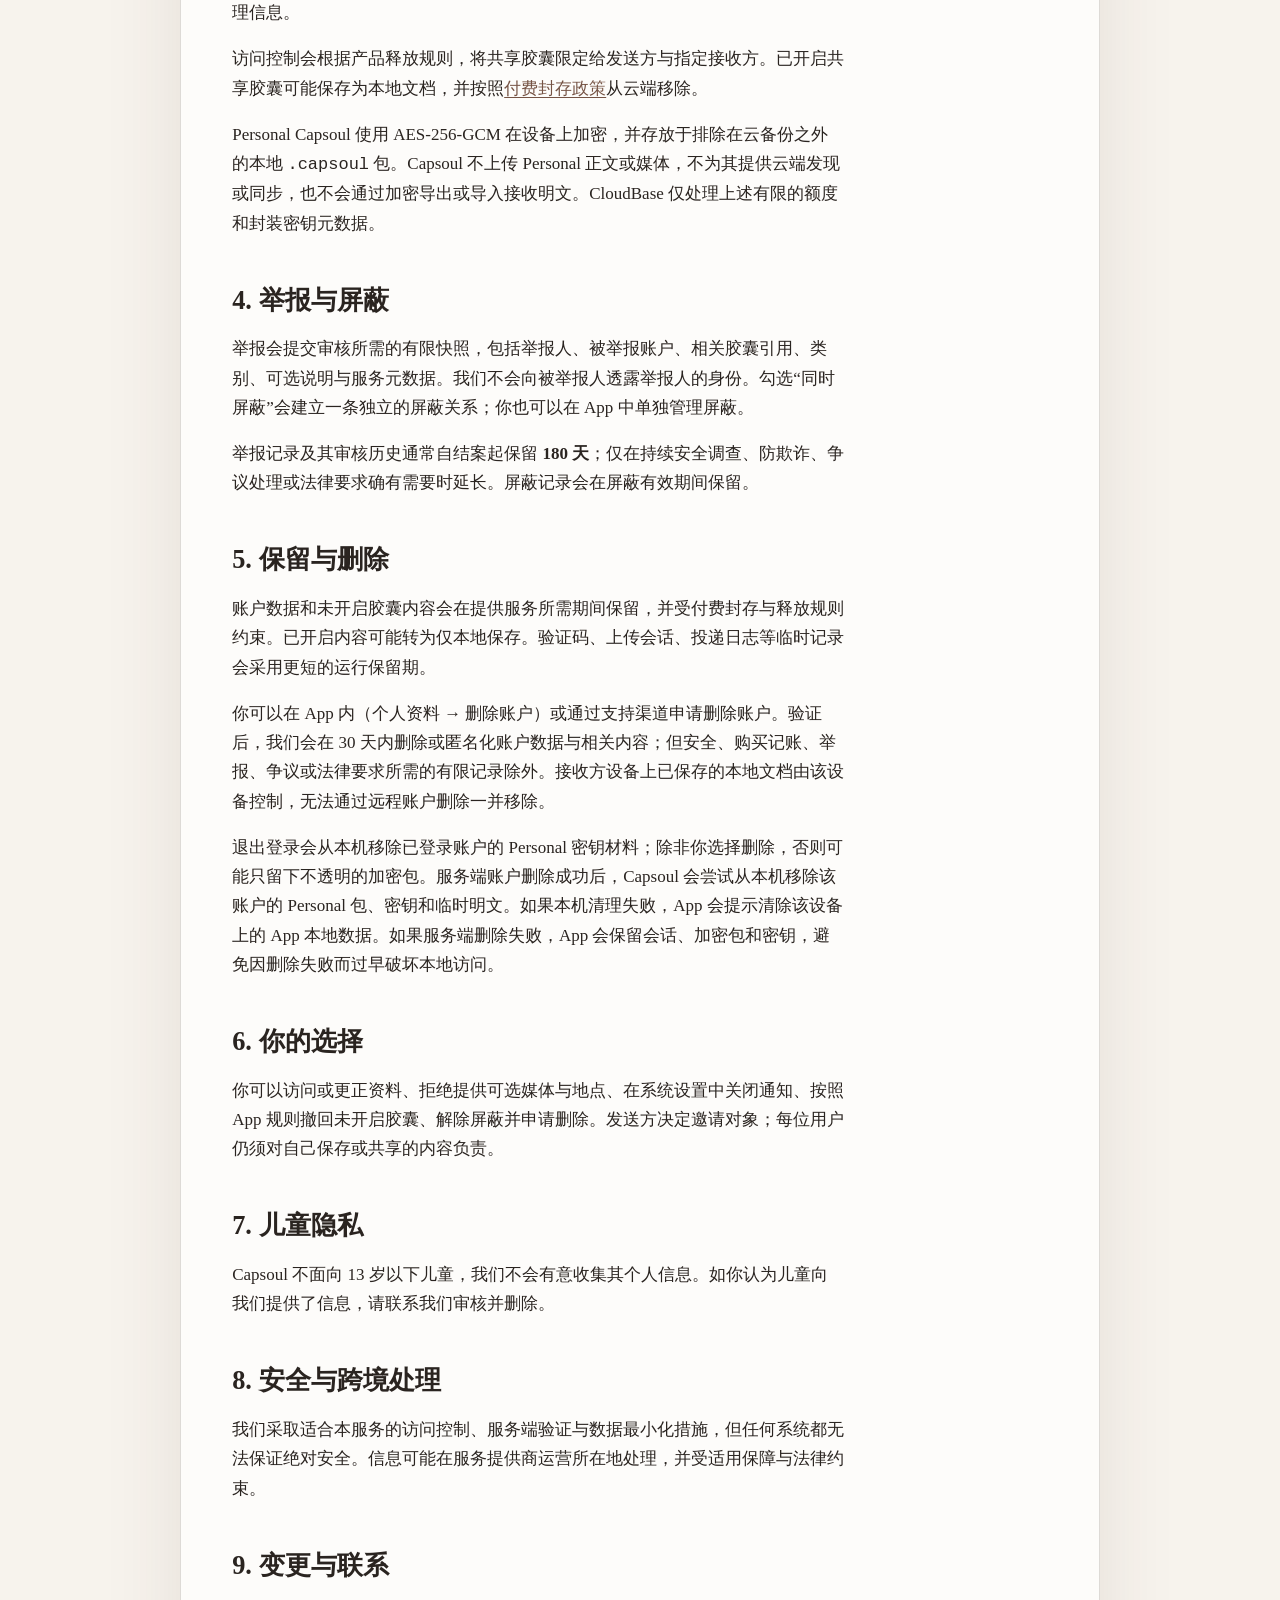
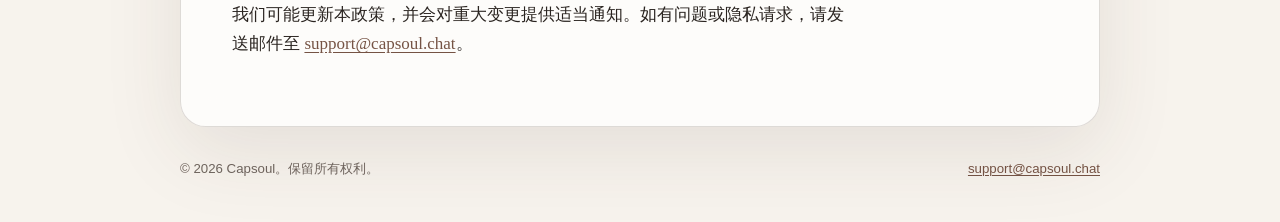
<file: privacy-zh.html>
<!DOCTYPE html>
<html lang="zh-Hans">
<head>
  <meta charset="UTF-8">
  <meta name="viewport" content="width=device-width, initial-scale=1">
  <meta name="color-scheme" content="light dark">
  <title>隐私政策 — Capsoul</title>
  <link rel="stylesheet" href="styles.css">
</head>
<body>
  <header class="site-header">
    <a class="brand" href="support-zh.html">Capsoul</a>
    <nav class="nav-row" aria-label="政策导航">
      <a href="privacy-zh.html" aria-current="page">隐私政策</a>
      <a href="terms-zh.html">服务条款</a>
      <a href="preservation-zh.html">付费封存</a>
      <a href="support-zh.html">支持</a>
    </nav>
    <nav class="language" aria-label="语言">
      <a href="privacy.html" lang="en">English</a> · <span aria-current="page">简体中文</span>
    </nav>
  </header>

  <main>
    <p class="eyebrow">共享记忆胶囊</p>
    <h1>隐私政策</h1>
    <p class="updated">最后更新：2026 年 8 月 1 日</p>
    <p class="lede">Capsoul 是一个共享记忆胶囊，帮助你封存日常片段，并与信任的人在未来重新开启。本政策说明我们收集哪些信息、使用原因，以及你可以作出的选择。</p>

    <h2>1. 我们收集的信息</h2>
    <ul>
      <li><strong>账户与认证信息：</strong>邮箱、可选手机号、显示名称、头像地址、用户 ID、登录方式、账户时间、验证码与重置记录，以及使用 Apple 登录时的 Apple 标识符。</li>
      <li><strong>胶囊内容：</strong>标题、文字、情绪设计、照片、视频、录音、文件、音乐引用、可选地点、开启时间，以及“私人”或“共享”模式。</li>
      <li><strong>共享信息：</strong>接收方联系方式或用户 ID、邀请、投递状态、开启状态、开启进度与撤回状态。</li>
      <li><strong>购买、会员与封存额度：</strong>产品 ID、经 App Store 验证的交易 ID 与原始交易 ID、订阅状态与付费周期、发放和消耗的封存额度、报价、赠送、退款与对账记录。我们不会收到完整的支付卡信息。</li>
      <li><strong>Personal 胶囊控制数据：</strong>按账户区分的 UTC 月额度计数、经过哈希的胶囊标识、预约与提交状态、加密包完整性值、预定开启时间及封装密钥元数据。Personal 正文与 Personal 媒体保留在设备上的加密包内，不会上传至 CloudBase。</li>
      <li><strong>设备与服务信息：</strong>APNs token、平台、App 环境、通知语言偏好、投递记录，以及为安全和排障所需的运行日志与错误。</li>
      <li><strong>可选地点与推荐输入：</strong>你主动选择的地点名称和坐标，以及可选音乐推荐使用的情绪或语境。Capsoul 不会持续追踪你的位置。</li>
      <li><strong>安全信息：</strong>举报类别、可选详情、相关胶囊与账户引用、审核状态，以及你主动建立的屏蔽关系。</li>
    </ul>

    <h2>2. 我们如何使用信息</h2>
    <p>我们使用这些信息来认证账户；封存、储存、释放和投递胶囊；展示多人开启进度；处理经验证的购买与额度；发送服务通知；提供可选功能；防止滥用；调查举报；执行屏蔽；支持账户删除；并履行法律义务。</p>
    <p>我们不会出售或出租个人数据，也不会为了广告目的向第三方共享个人数据。</p>

    <h2>3. 储存与服务提供商</h2>
    <p>Capsoul 使用腾讯云开发及相关腾讯云服务提供认证支持、数据库、云函数、对象储存、邮件、短信与可选 AI 功能。Apple 提供“通过 Apple 登录”、App Store 购买及 Apple 推送通知服务（APNs）。这些提供商仅在提供相应服务所需的范围内处理信息。</p>
    <p>访问控制会根据产品释放规则，将共享胶囊限定给发送方与指定接收方。已开启共享胶囊可能保存为本地文档，并按照<a href="preservation-zh.html">付费封存政策</a>从云端移除。</p>
    <p>Personal Capsoul 使用 AES-256-GCM 在设备上加密，并存放于排除在云备份之外的本地 <code>.capsoul</code> 包。Capsoul 不上传 Personal 正文或媒体，不为其提供云端发现或同步，也不会通过加密导出或导入接收明文。CloudBase 仅处理上述有限的额度和封装密钥元数据。</p>

    <h2>4. 举报与屏蔽</h2>
    <p>举报会提交审核所需的有限快照，包括举报人、被举报账户、相关胶囊引用、类别、可选说明与服务元数据。我们不会向被举报人透露举报人的身份。勾选“同时屏蔽”会建立一条独立的屏蔽关系；你也可以在 App 中单独管理屏蔽。</p>
    <p>举报记录及其审核历史通常自结案起保留 <strong>180 天</strong>；仅在持续安全调查、防欺诈、争议处理或法律要求确有需要时延长。屏蔽记录会在屏蔽有效期间保留。</p>

    <h2>5. 保留与删除</h2>
    <p>账户数据和未开启胶囊内容会在提供服务所需期间保留，并受付费封存与释放规则约束。已开启内容可能转为仅本地保存。验证码、上传会话、投递日志等临时记录会采用更短的运行保留期。</p>
    <p>你可以在 App 内（个人资料 → 删除账户）或通过支持渠道申请删除账户。验证后，我们会在 30 天内删除或匿名化账户数据与相关内容；但安全、购买记账、举报、争议或法律要求所需的有限记录除外。接收方设备上已保存的本地文档由该设备控制，无法通过远程账户删除一并移除。</p>
    <p>退出登录会从本机移除已登录账户的 Personal 密钥材料；除非你选择删除，否则可能只留下不透明的加密包。服务端账户删除成功后，Capsoul 会尝试从本机移除该账户的 Personal 包、密钥和临时明文。如果本机清理失败，App 会提示清除该设备上的 App 本地数据。如果服务端删除失败，App 会保留会话、加密包和密钥，避免因删除失败而过早破坏本地访问。</p>

    <h2>6. 你的选择</h2>
    <p>你可以访问或更正资料、拒绝提供可选媒体与地点、在系统设置中关闭通知、按照 App 规则撤回未开启胶囊、解除屏蔽并申请删除。发送方决定邀请对象；每位用户仍须对自己保存或共享的内容负责。</p>

    <h2>7. 儿童隐私</h2>
    <p>Capsoul 不面向 13 岁以下儿童，我们不会有意收集其个人信息。如你认为儿童向我们提供了信息，请联系我们审核并删除。</p>

    <h2>8. 安全与跨境处理</h2>
    <p>我们采取适合本服务的访问控制、服务端验证与数据最小化措施，但任何系统都无法保证绝对安全。信息可能在服务提供商运营所在地处理，并受适用保障与法律约束。</p>

    <h2>9. 变更与联系</h2>
    <p>我们可能更新本政策，并会对重大变更提供适当通知。如有问题或隐私请求，请发送邮件至 <a href="mailto:support@capsoul.chat">support@capsoul.chat</a>。</p>
  </main>

  <footer class="site-footer">
    <span>© 2026 Capsoul。保留所有权利。</span>
    <a href="mailto:support@capsoul.chat">support@capsoul.chat</a>
  </footer>
</body>
</html>
</file>
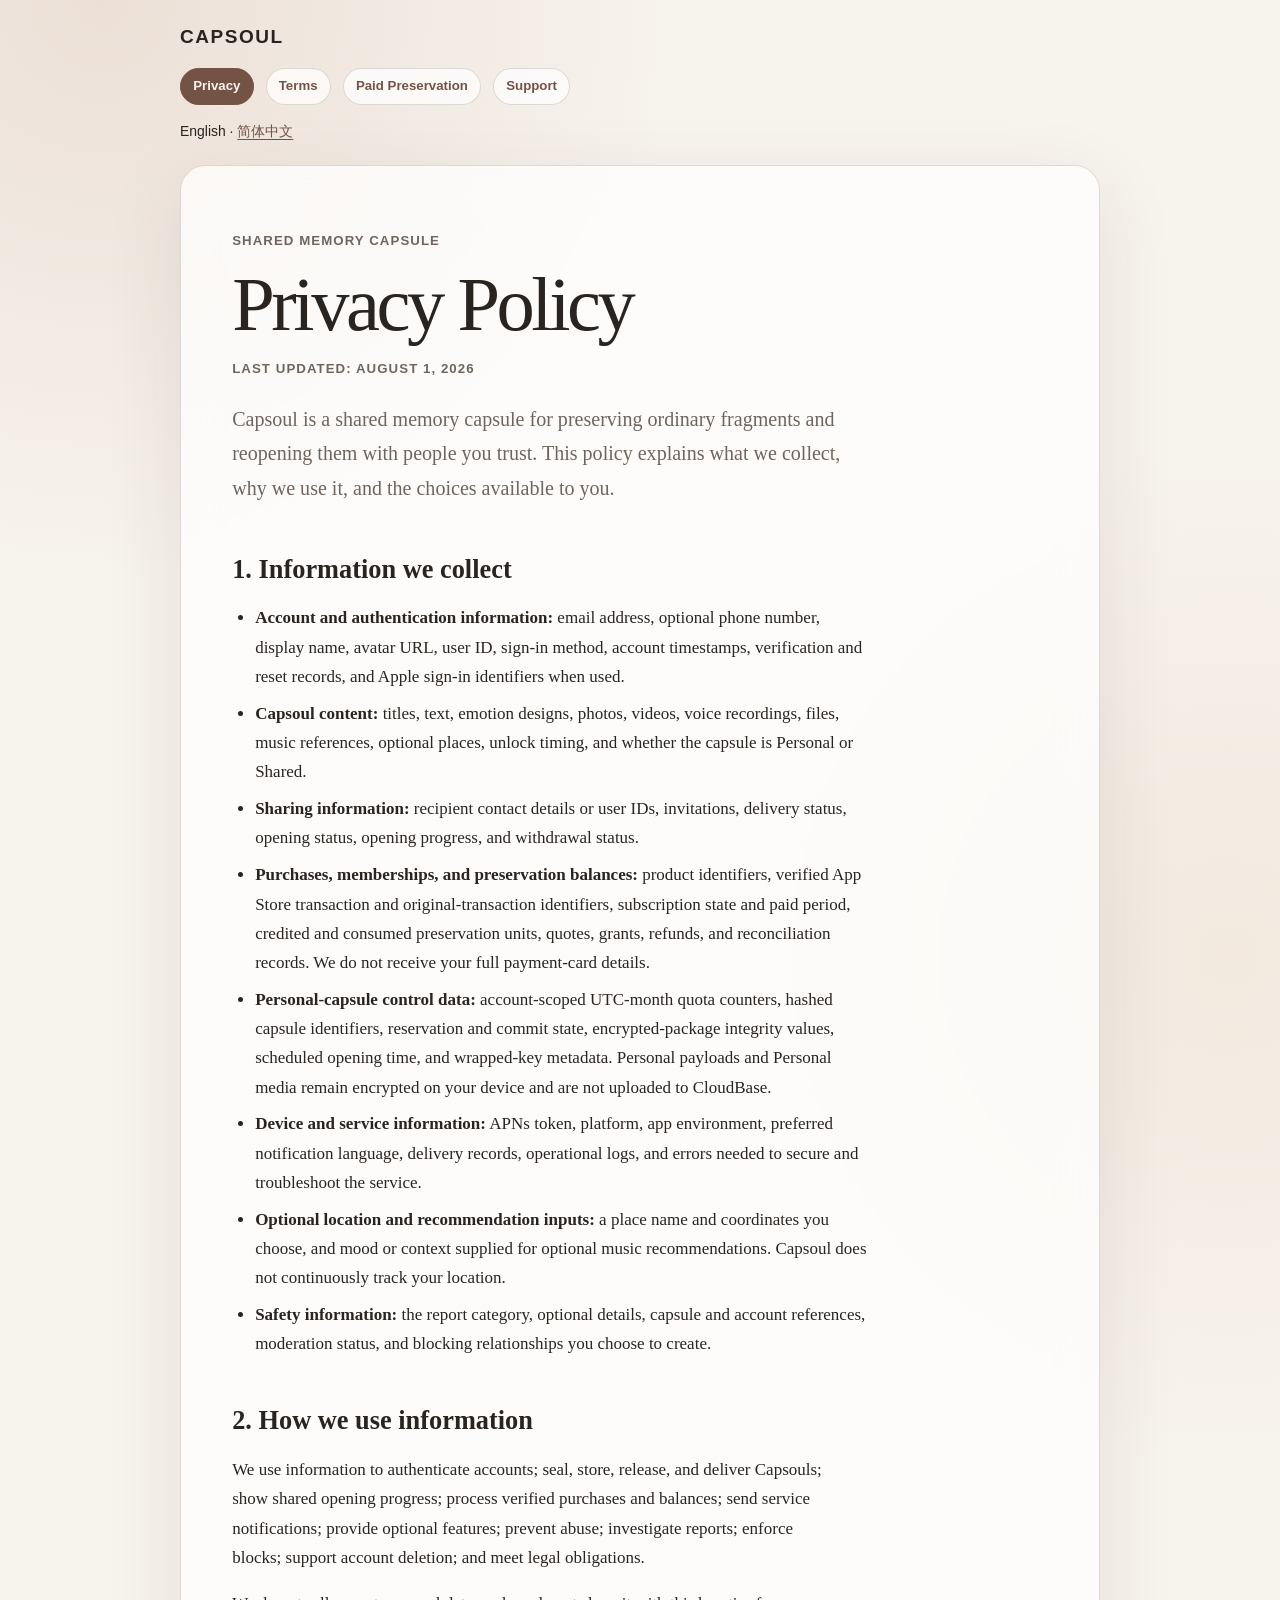
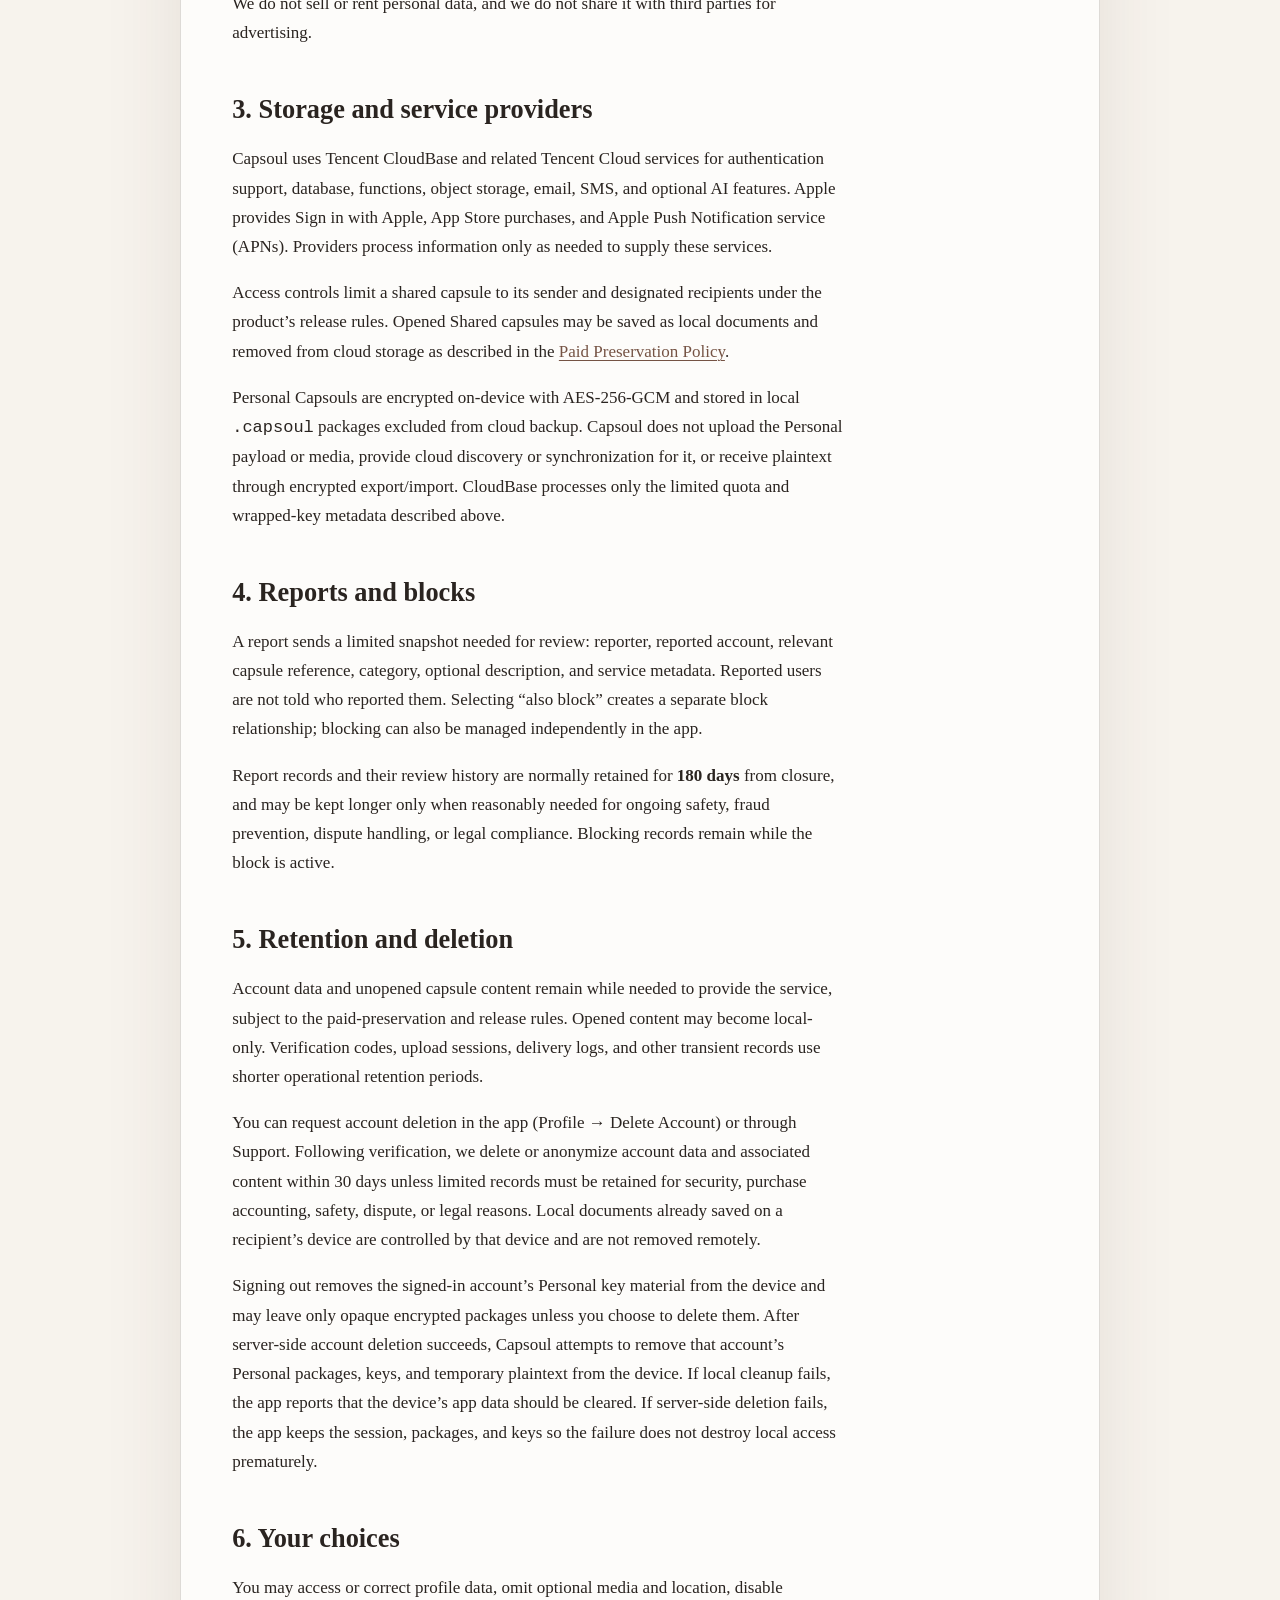
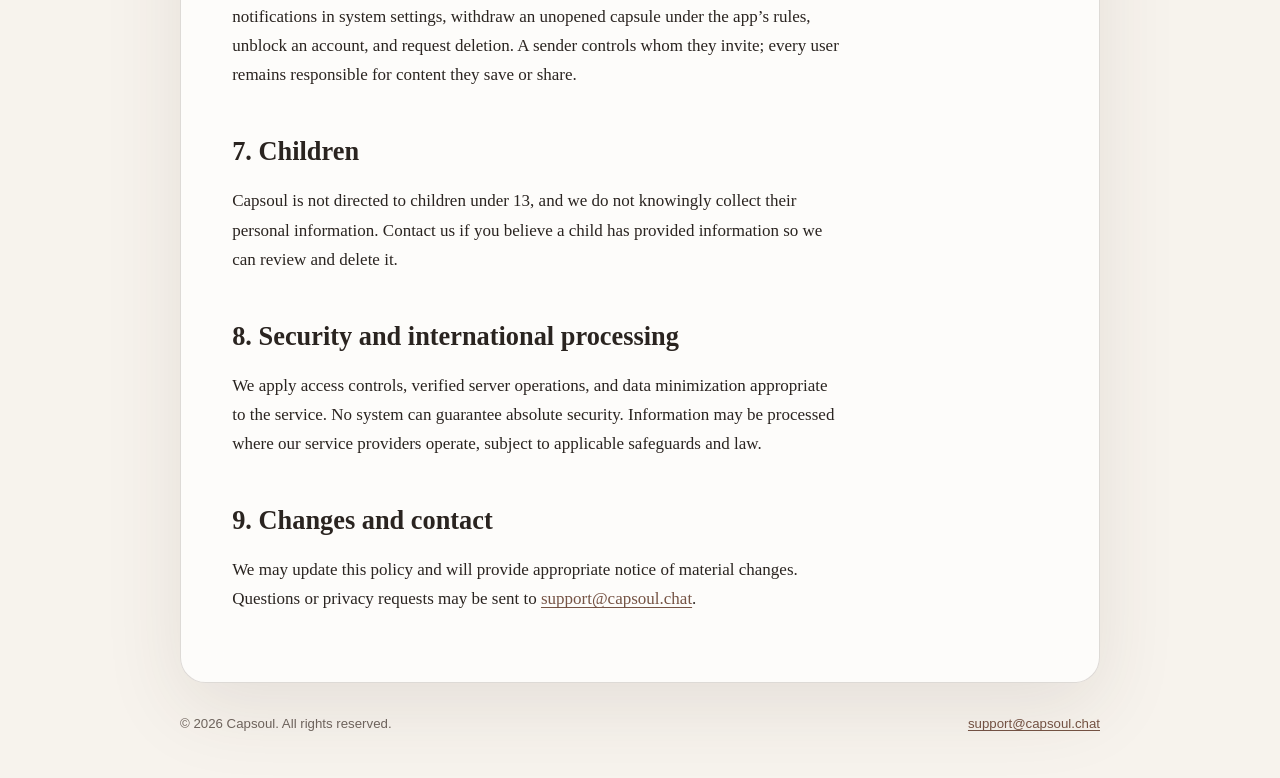
<file: privacy.html>
<!DOCTYPE html>
<html lang="en">
<head>
  <meta charset="UTF-8">
  <meta name="viewport" content="width=device-width, initial-scale=1">
  <meta name="color-scheme" content="light dark">
  <title>Privacy Policy — Capsoul</title>
  <link rel="stylesheet" href="styles.css">
</head>
<body>
  <header class="site-header">
    <a class="brand" href="support.html">Capsoul</a>
    <nav class="nav-row" aria-label="Policy navigation">
      <a href="privacy.html" aria-current="page">Privacy</a>
      <a href="terms.html">Terms</a>
      <a href="preservation.html">Paid Preservation</a>
      <a href="support.html">Support</a>
    </nav>
    <nav class="language" aria-label="Language">
      <span aria-current="page">English</span> · <a href="privacy-zh.html" lang="zh-Hans">简体中文</a>
    </nav>
  </header>

  <main>
    <p class="eyebrow">Shared memory capsule</p>
    <h1>Privacy Policy</h1>
    <p class="updated">Last updated: August 1, 2026</p>
    <p class="lede">Capsoul is a shared memory capsule for preserving ordinary fragments and reopening them with people you trust. This policy explains what we collect, why we use it, and the choices available to you.</p>

    <h2>1. Information we collect</h2>
    <ul>
      <li><strong>Account and authentication information:</strong> email address, optional phone number, display name, avatar URL, user ID, sign-in method, account timestamps, verification and reset records, and Apple sign-in identifiers when used.</li>
      <li><strong>Capsoul content:</strong> titles, text, emotion designs, photos, videos, voice recordings, files, music references, optional places, unlock timing, and whether the capsule is Personal or Shared.</li>
      <li><strong>Sharing information:</strong> recipient contact details or user IDs, invitations, delivery status, opening status, opening progress, and withdrawal status.</li>
      <li><strong>Purchases, memberships, and preservation balances:</strong> product identifiers, verified App Store transaction and original-transaction identifiers, subscription state and paid period, credited and consumed preservation units, quotes, grants, refunds, and reconciliation records. We do not receive your full payment-card details.</li>
      <li><strong>Personal-capsule control data:</strong> account-scoped UTC-month quota counters, hashed capsule identifiers, reservation and commit state, encrypted-package integrity values, scheduled opening time, and wrapped-key metadata. Personal payloads and Personal media remain encrypted on your device and are not uploaded to CloudBase.</li>
      <li><strong>Device and service information:</strong> APNs token, platform, app environment, preferred notification language, delivery records, operational logs, and errors needed to secure and troubleshoot the service.</li>
      <li><strong>Optional location and recommendation inputs:</strong> a place name and coordinates you choose, and mood or context supplied for optional music recommendations. Capsoul does not continuously track your location.</li>
      <li><strong>Safety information:</strong> the report category, optional details, capsule and account references, moderation status, and blocking relationships you choose to create.</li>
    </ul>

    <h2>2. How we use information</h2>
    <p>We use information to authenticate accounts; seal, store, release, and deliver Capsouls; show shared opening progress; process verified purchases and balances; send service notifications; provide optional features; prevent abuse; investigate reports; enforce blocks; support account deletion; and meet legal obligations.</p>
    <p>We do not sell or rent personal data, and we do not share it with third parties for advertising.</p>

    <h2>3. Storage and service providers</h2>
    <p>Capsoul uses Tencent CloudBase and related Tencent Cloud services for authentication support, database, functions, object storage, email, SMS, and optional AI features. Apple provides Sign in with Apple, App Store purchases, and Apple Push Notification service (APNs). Providers process information only as needed to supply these services.</p>
    <p>Access controls limit a shared capsule to its sender and designated recipients under the product’s release rules. Opened Shared capsules may be saved as local documents and removed from cloud storage as described in the <a href="preservation.html">Paid Preservation Policy</a>.</p>
    <p>Personal Capsouls are encrypted on-device with AES-256-GCM and stored in local <code>.capsoul</code> packages excluded from cloud backup. Capsoul does not upload the Personal payload or media, provide cloud discovery or synchronization for it, or receive plaintext through encrypted export/import. CloudBase processes only the limited quota and wrapped-key metadata described above.</p>

    <h2>4. Reports and blocks</h2>
    <p>A report sends a limited snapshot needed for review: reporter, reported account, relevant capsule reference, category, optional description, and service metadata. Reported users are not told who reported them. Selecting “also block” creates a separate block relationship; blocking can also be managed independently in the app.</p>
    <p>Report records and their review history are normally retained for <strong>180 days</strong> from closure, and may be kept longer only when reasonably needed for ongoing safety, fraud prevention, dispute handling, or legal compliance. Blocking records remain while the block is active.</p>

    <h2>5. Retention and deletion</h2>
    <p>Account data and unopened capsule content remain while needed to provide the service, subject to the paid-preservation and release rules. Opened content may become local-only. Verification codes, upload sessions, delivery logs, and other transient records use shorter operational retention periods.</p>
    <p>You can request account deletion in the app (Profile → Delete Account) or through Support. Following verification, we delete or anonymize account data and associated content within 30 days unless limited records must be retained for security, purchase accounting, safety, dispute, or legal reasons. Local documents already saved on a recipient’s device are controlled by that device and are not removed remotely.</p>
    <p>Signing out removes the signed-in account’s Personal key material from the device and may leave only opaque encrypted packages unless you choose to delete them. After server-side account deletion succeeds, Capsoul attempts to remove that account’s Personal packages, keys, and temporary plaintext from the device. If local cleanup fails, the app reports that the device’s app data should be cleared. If server-side deletion fails, the app keeps the session, packages, and keys so the failure does not destroy local access prematurely.</p>

    <h2>6. Your choices</h2>
    <p>You may access or correct profile data, omit optional media and location, disable notifications in system settings, withdraw an unopened capsule under the app’s rules, unblock an account, and request deletion. A sender controls whom they invite; every user remains responsible for content they save or share.</p>

    <h2>7. Children</h2>
    <p>Capsoul is not directed to children under 13, and we do not knowingly collect their personal information. Contact us if you believe a child has provided information so we can review and delete it.</p>

    <h2>8. Security and international processing</h2>
    <p>We apply access controls, verified server operations, and data minimization appropriate to the service. No system can guarantee absolute security. Information may be processed where our service providers operate, subject to applicable safeguards and law.</p>

    <h2>9. Changes and contact</h2>
    <p>We may update this policy and will provide appropriate notice of material changes. Questions or privacy requests may be sent to <a href="mailto:support@capsoul.chat">support@capsoul.chat</a>.</p>
  </main>

  <footer class="site-footer">
    <span>© 2026 Capsoul. All rights reserved.</span>
    <a href="mailto:support@capsoul.chat">support@capsoul.chat</a>
  </footer>
</body>
</html>
</file>
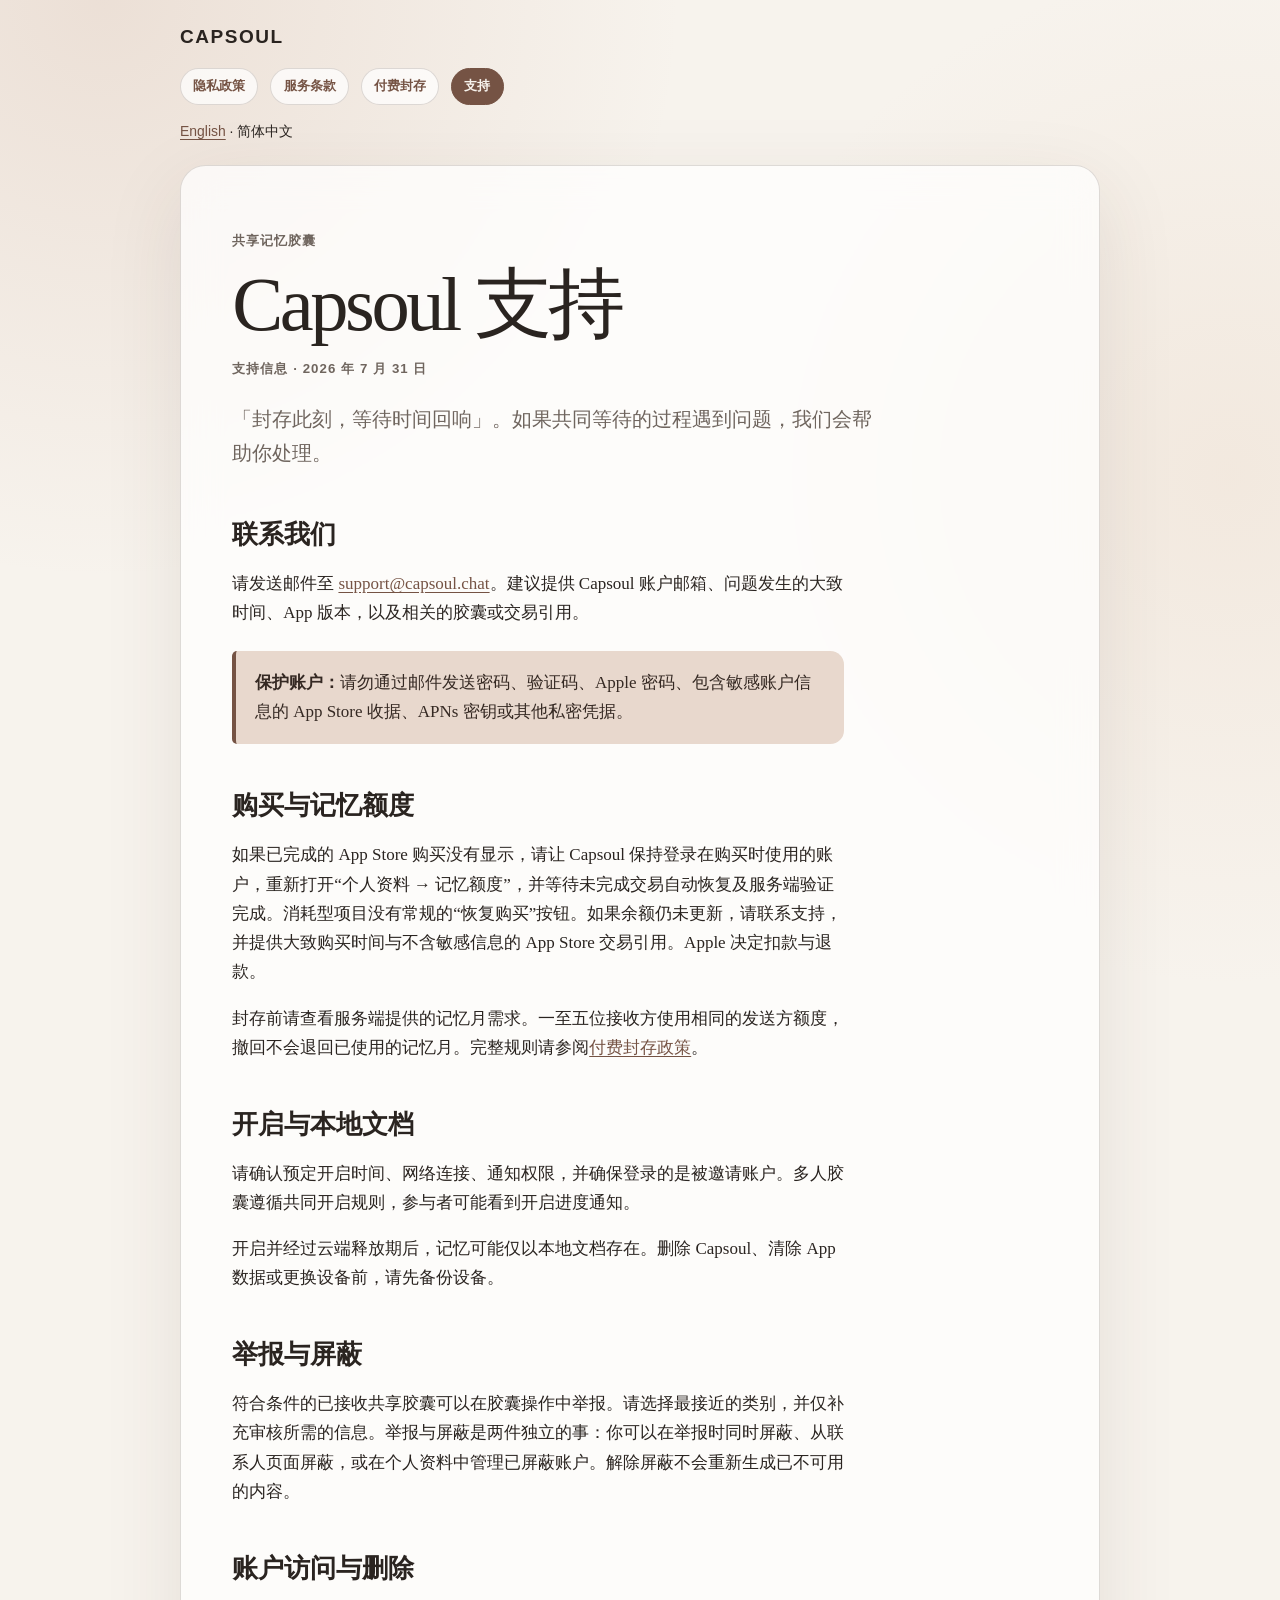
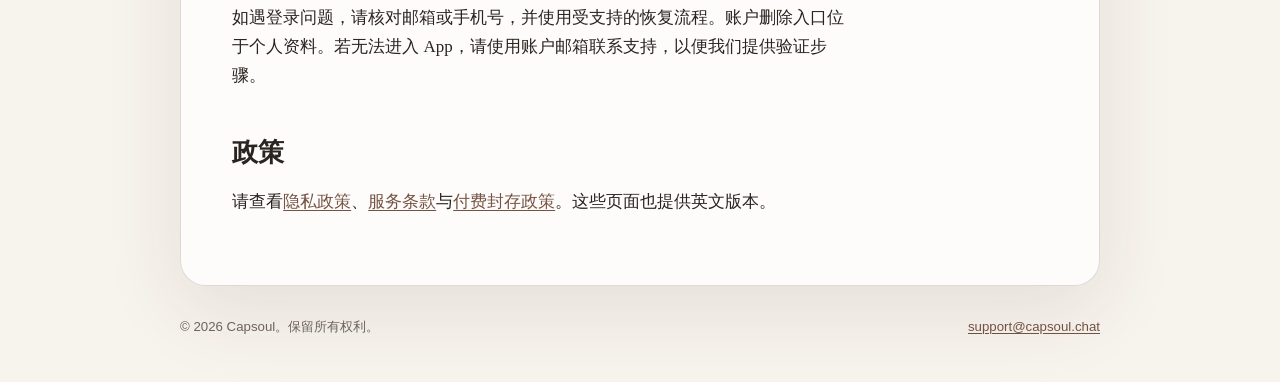
<file: support-zh.html>
<!DOCTYPE html>
<html lang="zh-Hans">
<head>
  <meta charset="UTF-8">
  <meta name="viewport" content="width=device-width, initial-scale=1">
  <meta name="color-scheme" content="light dark">
  <title>支持 — Capsoul</title>
  <link rel="stylesheet" href="styles.css">
</head>
<body>
  <header class="site-header">
    <a class="brand" href="support-zh.html">Capsoul</a>
    <nav class="nav-row" aria-label="政策导航">
      <a href="privacy-zh.html">隐私政策</a>
      <a href="terms-zh.html">服务条款</a>
      <a href="preservation-zh.html">付费封存</a>
      <a href="support-zh.html" aria-current="page">支持</a>
    </nav>
    <nav class="language" aria-label="语言">
      <a href="support.html" lang="en">English</a> · <span aria-current="page">简体中文</span>
    </nav>
  </header>

  <main>
    <p class="eyebrow">共享记忆胶囊</p>
    <h1>Capsoul 支持</h1>
    <p class="updated">支持信息 · 2026 年 7 月 31 日</p>
    <p class="lede">「封存此刻，等待时间回响」。如果共同等待的过程遇到问题，我们会帮助你处理。</p>

    <h2>联系我们</h2>
    <p>请发送邮件至 <a href="mailto:support@capsoul.chat">support@capsoul.chat</a>。建议提供 Capsoul 账户邮箱、问题发生的大致时间、App 版本，以及相关的胶囊或交易引用。</p>
    <p class="callout"><strong>保护账户：</strong>请勿通过邮件发送密码、验证码、Apple 密码、包含敏感账户信息的 App Store 收据、APNs 密钥或其他私密凭据。</p>

    <h2>购买与记忆额度</h2>
    <p>如果已完成的 App Store 购买没有显示，请让 Capsoul 保持登录在购买时使用的账户，重新打开“个人资料 → 记忆额度”，并等待未完成交易自动恢复及服务端验证完成。消耗型项目没有常规的“恢复购买”按钮。如果余额仍未更新，请联系支持，并提供大致购买时间与不含敏感信息的 App Store 交易引用。Apple 决定扣款与退款。</p>
    <p>封存前请查看服务端提供的记忆月需求。一至五位接收方使用相同的发送方额度，撤回不会退回已使用的记忆月。完整规则请参阅<a href="preservation-zh.html">付费封存政策</a>。</p>

    <h2>开启与本地文档</h2>
    <p>请确认预定开启时间、网络连接、通知权限，并确保登录的是被邀请账户。多人胶囊遵循共同开启规则，参与者可能看到开启进度通知。</p>
    <p>开启并经过云端释放期后，记忆可能仅以本地文档存在。删除 Capsoul、清除 App 数据或更换设备前，请先备份设备。</p>

    <h2>举报与屏蔽</h2>
    <p>符合条件的已接收共享胶囊可以在胶囊操作中举报。请选择最接近的类别，并仅补充审核所需的信息。举报与屏蔽是两件独立的事：你可以在举报时同时屏蔽、从联系人页面屏蔽，或在个人资料中管理已屏蔽账户。解除屏蔽不会重新生成已不可用的内容。</p>

    <h2>账户访问与删除</h2>
    <p>如遇登录问题，请核对邮箱或手机号，并使用受支持的恢复流程。账户删除入口位于个人资料。若无法进入 App，请使用账户邮箱联系支持，以便我们提供验证步骤。</p>

    <h2>政策</h2>
    <p>请查看<a href="privacy-zh.html">隐私政策</a>、<a href="terms-zh.html">服务条款</a>与<a href="preservation-zh.html">付费封存政策</a>。这些页面也提供英文版本。</p>
  </main>

  <footer class="site-footer">
    <span>© 2026 Capsoul。保留所有权利。</span>
    <a href="mailto:support@capsoul.chat">support@capsoul.chat</a>
  </footer>
</body>
</html>
</file>
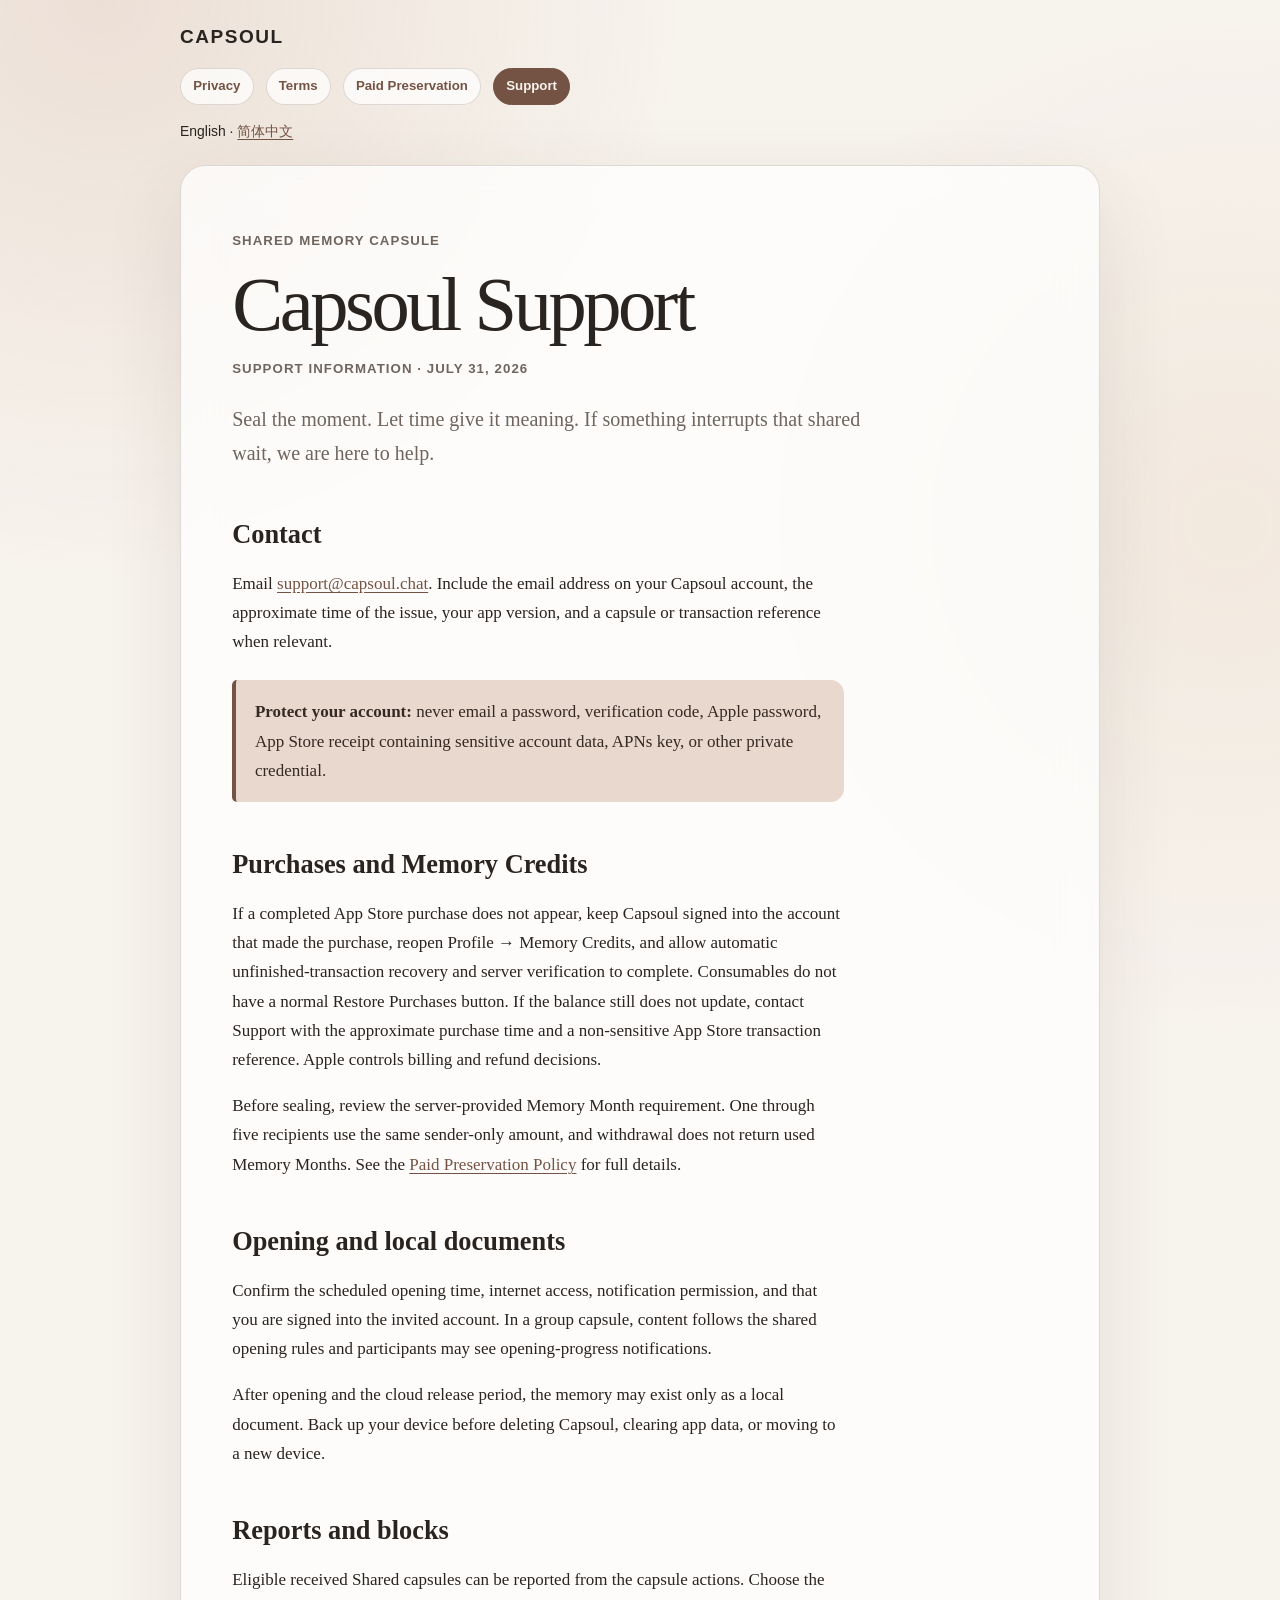
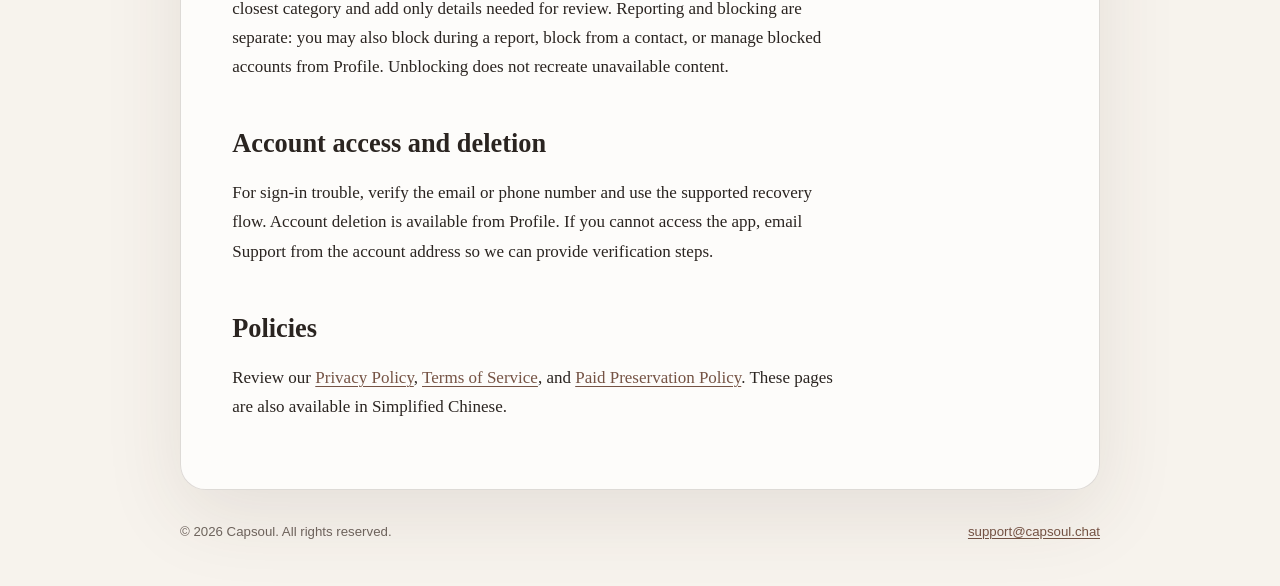
<file: support.html>
<!DOCTYPE html>
<html lang="en">
<head>
  <meta charset="UTF-8">
  <meta name="viewport" content="width=device-width, initial-scale=1">
  <meta name="color-scheme" content="light dark">
  <title>Support — Capsoul</title>
  <link rel="stylesheet" href="styles.css">
</head>
<body>
  <header class="site-header">
    <a class="brand" href="support.html">Capsoul</a>
    <nav class="nav-row" aria-label="Policy navigation">
      <a href="privacy.html">Privacy</a>
      <a href="terms.html">Terms</a>
      <a href="preservation.html">Paid Preservation</a>
      <a href="support.html" aria-current="page">Support</a>
    </nav>
    <nav class="language" aria-label="Language">
      <span aria-current="page">English</span> · <a href="support-zh.html" lang="zh-Hans">简体中文</a>
    </nav>
  </header>

  <main>
    <p class="eyebrow">Shared memory capsule</p>
    <h1>Capsoul Support</h1>
    <p class="updated">Support information · July 31, 2026</p>
    <p class="lede">Seal the moment. Let time give it meaning. If something interrupts that shared wait, we are here to help.</p>

    <h2>Contact</h2>
    <p>Email <a href="mailto:support@capsoul.chat">support@capsoul.chat</a>. Include the email address on your Capsoul account, the approximate time of the issue, your app version, and a capsule or transaction reference when relevant.</p>
    <p class="callout"><strong>Protect your account:</strong> never email a password, verification code, Apple password, App Store receipt containing sensitive account data, APNs key, or other private credential.</p>

    <h2>Purchases and Memory Credits</h2>
    <p>If a completed App Store purchase does not appear, keep Capsoul signed into the account that made the purchase, reopen Profile → Memory Credits, and allow automatic unfinished-transaction recovery and server verification to complete. Consumables do not have a normal Restore Purchases button. If the balance still does not update, contact Support with the approximate purchase time and a non-sensitive App Store transaction reference. Apple controls billing and refund decisions.</p>
    <p>Before sealing, review the server-provided Memory Month requirement. One through five recipients use the same sender-only amount, and withdrawal does not return used Memory Months. See the <a href="preservation.html">Paid Preservation Policy</a> for full details.</p>

    <h2>Opening and local documents</h2>
    <p>Confirm the scheduled opening time, internet access, notification permission, and that you are signed into the invited account. In a group capsule, content follows the shared opening rules and participants may see opening-progress notifications.</p>
    <p>After opening and the cloud release period, the memory may exist only as a local document. Back up your device before deleting Capsoul, clearing app data, or moving to a new device.</p>

    <h2>Reports and blocks</h2>
    <p>Eligible received Shared capsules can be reported from the capsule actions. Choose the closest category and add only details needed for review. Reporting and blocking are separate: you may also block during a report, block from a contact, or manage blocked accounts from Profile. Unblocking does not recreate unavailable content.</p>

    <h2>Account access and deletion</h2>
    <p>For sign-in trouble, verify the email or phone number and use the supported recovery flow. Account deletion is available from Profile. If you cannot access the app, email Support from the account address so we can provide verification steps.</p>

    <h2>Policies</h2>
    <p>Review our <a href="privacy.html">Privacy Policy</a>, <a href="terms.html">Terms of Service</a>, and <a href="preservation.html">Paid Preservation Policy</a>. These pages are also available in Simplified Chinese.</p>
  </main>

  <footer class="site-footer">
    <span>© 2026 Capsoul. All rights reserved.</span>
    <a href="mailto:support@capsoul.chat">support@capsoul.chat</a>
  </footer>
</body>
</html>
</file>
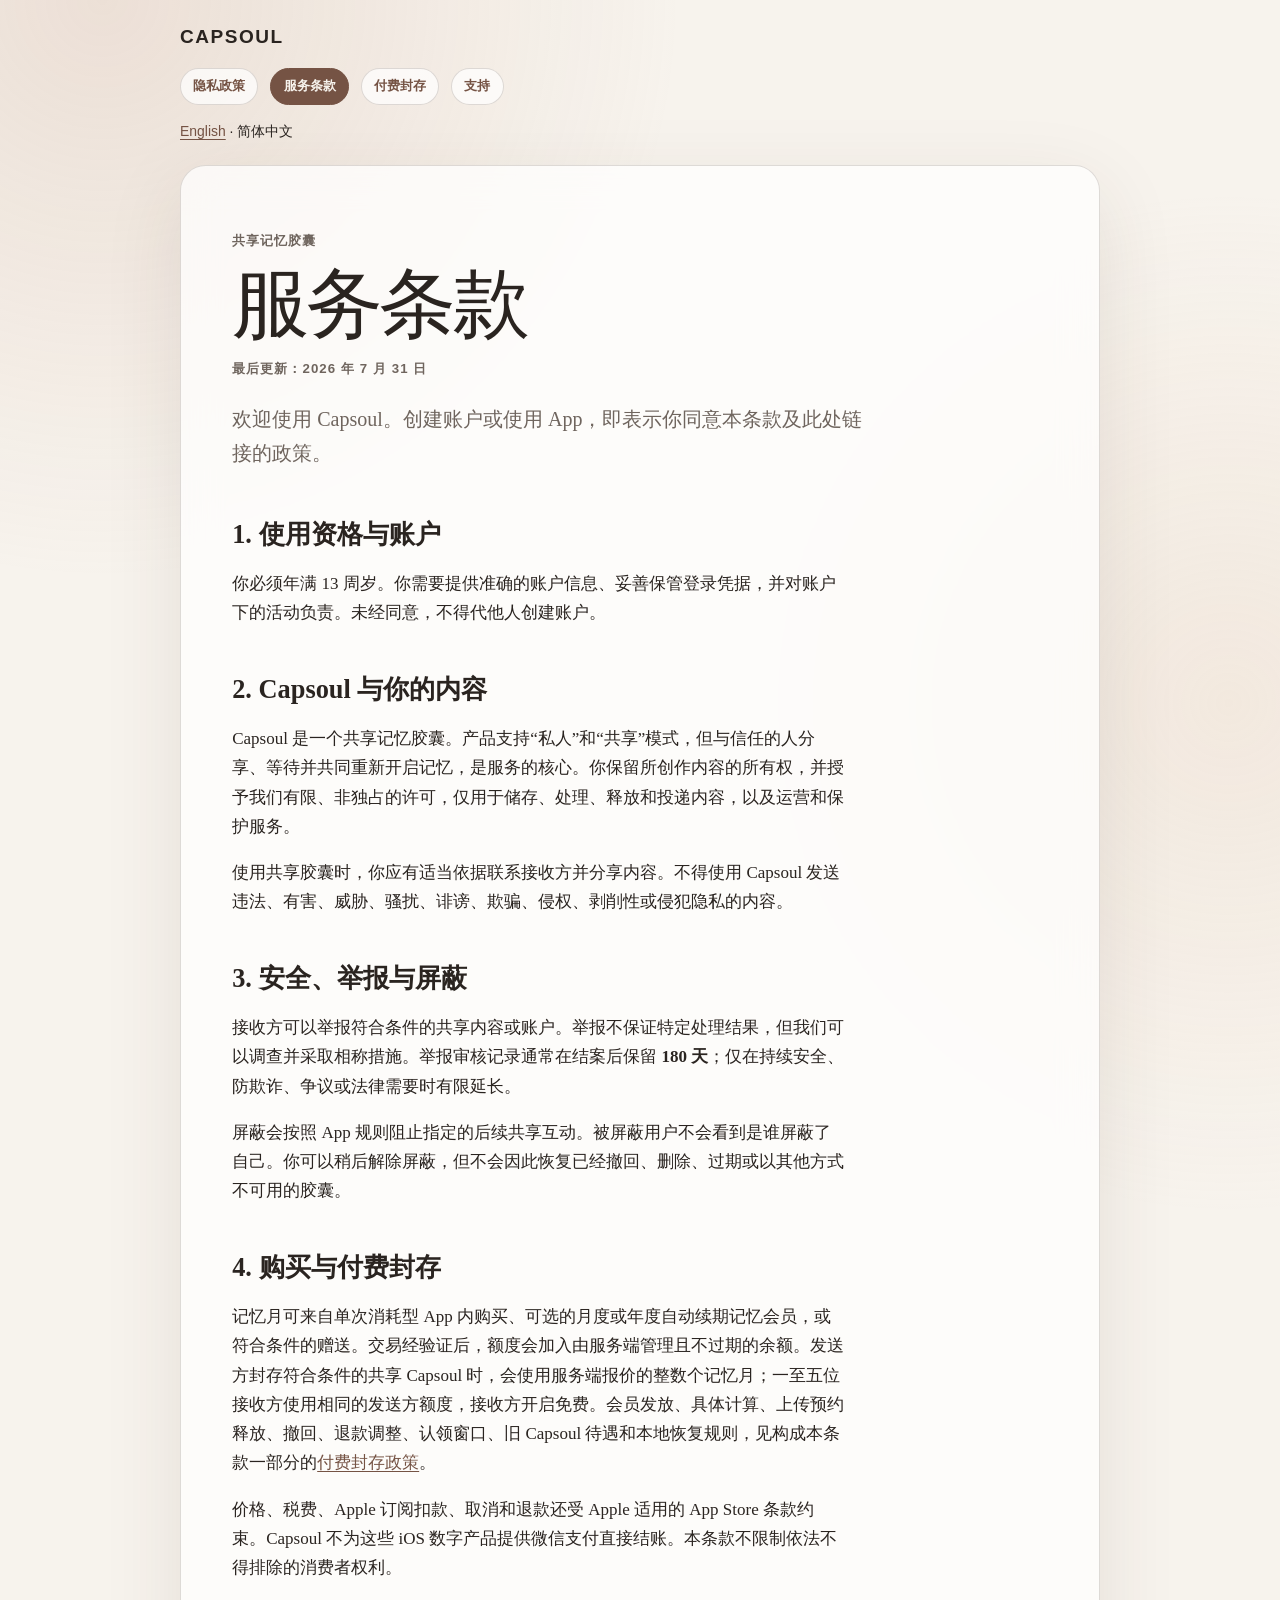
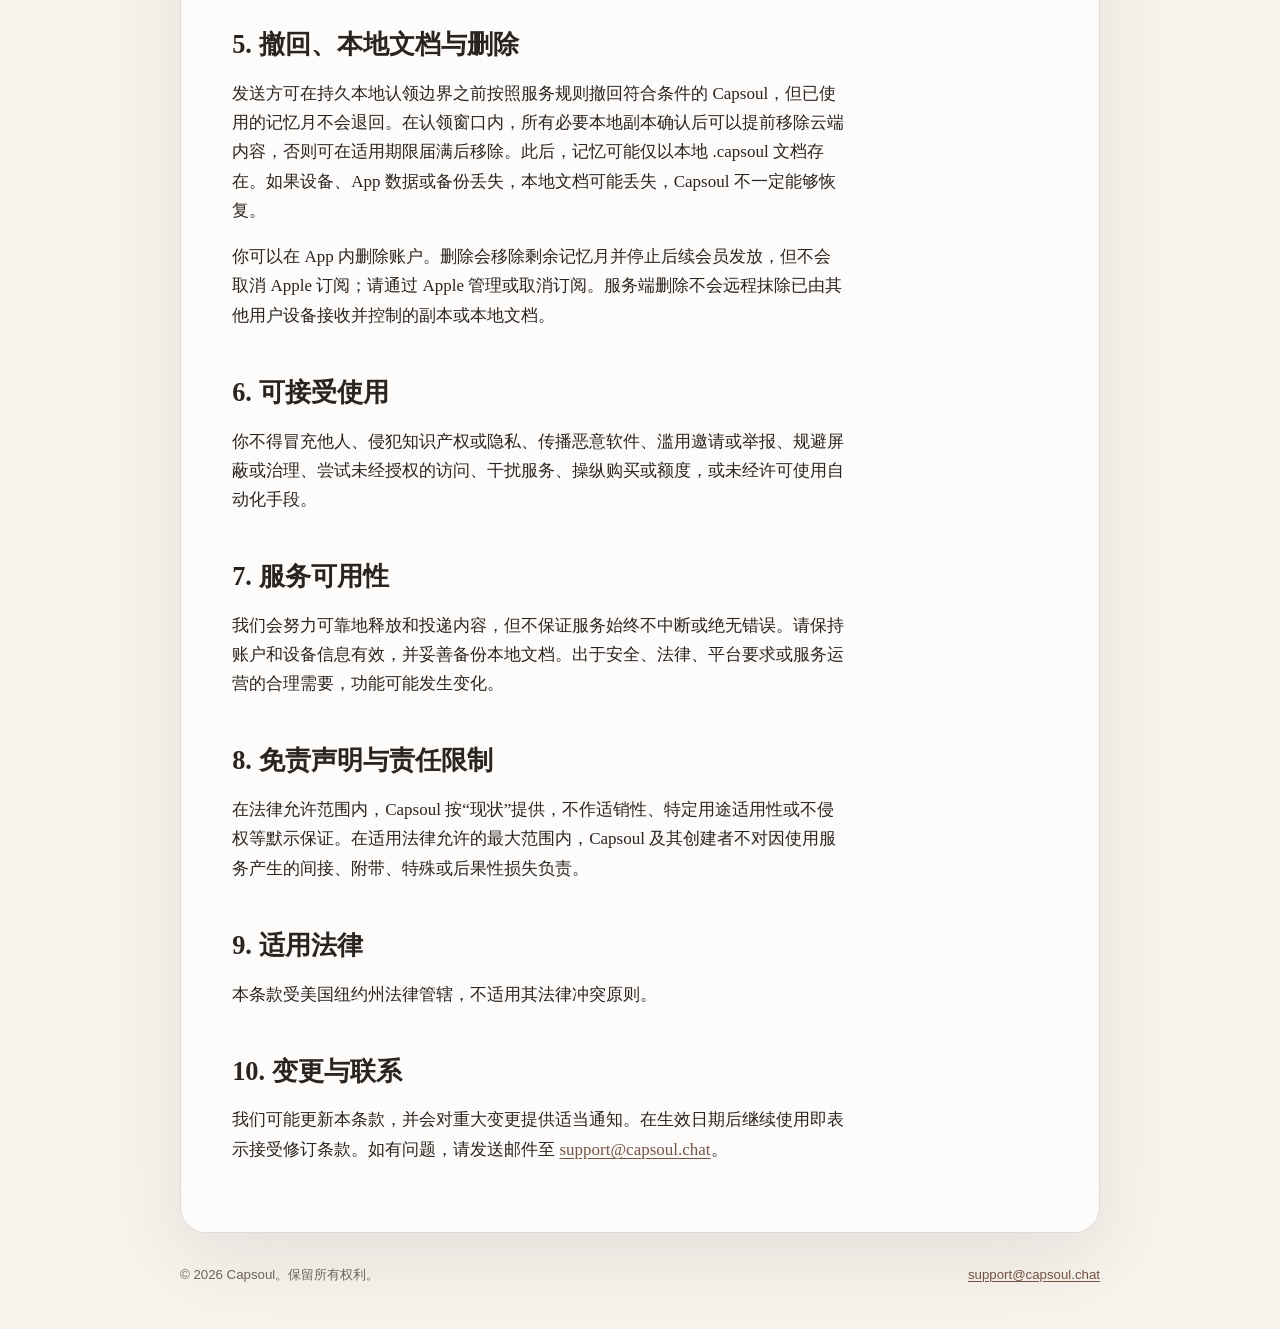
<file: terms-zh.html>
<!DOCTYPE html>
<html lang="zh-Hans">
<head>
  <meta charset="UTF-8">
  <meta name="viewport" content="width=device-width, initial-scale=1">
  <meta name="color-scheme" content="light dark">
  <title>服务条款 — Capsoul</title>
  <link rel="stylesheet" href="styles.css">
</head>
<body>
  <header class="site-header">
    <a class="brand" href="support-zh.html">Capsoul</a>
    <nav class="nav-row" aria-label="政策导航">
      <a href="privacy-zh.html">隐私政策</a>
      <a href="terms-zh.html" aria-current="page">服务条款</a>
      <a href="preservation-zh.html">付费封存</a>
      <a href="support-zh.html">支持</a>
    </nav>
    <nav class="language" aria-label="语言">
      <a href="terms.html" lang="en">English</a> · <span aria-current="page">简体中文</span>
    </nav>
  </header>

  <main>
    <p class="eyebrow">共享记忆胶囊</p>
    <h1>服务条款</h1>
    <p class="updated">最后更新：2026 年 7 月 31 日</p>
    <p class="lede">欢迎使用 Capsoul。创建账户或使用 App，即表示你同意本条款及此处链接的政策。</p>

    <h2>1. 使用资格与账户</h2>
    <p>你必须年满 13 周岁。你需要提供准确的账户信息、妥善保管登录凭据，并对账户下的活动负责。未经同意，不得代他人创建账户。</p>

    <h2>2. Capsoul 与你的内容</h2>
    <p>Capsoul 是一个共享记忆胶囊。产品支持“私人”和“共享”模式，但与信任的人分享、等待并共同重新开启记忆，是服务的核心。你保留所创作内容的所有权，并授予我们有限、非独占的许可，仅用于储存、处理、释放和投递内容，以及运营和保护服务。</p>
    <p>使用共享胶囊时，你应有适当依据联系接收方并分享内容。不得使用 Capsoul 发送违法、有害、威胁、骚扰、诽谤、欺骗、侵权、剥削性或侵犯隐私的内容。</p>

    <h2>3. 安全、举报与屏蔽</h2>
    <p>接收方可以举报符合条件的共享内容或账户。举报不保证特定处理结果，但我们可以调查并采取相称措施。举报审核记录通常在结案后保留 <strong>180 天</strong>；仅在持续安全、防欺诈、争议或法律需要时有限延长。</p>
    <p>屏蔽会按照 App 规则阻止指定的后续共享互动。被屏蔽用户不会看到是谁屏蔽了自己。你可以稍后解除屏蔽，但不会因此恢复已经撤回、删除、过期或以其他方式不可用的胶囊。</p>

    <h2>4. 购买与付费封存</h2>
    <p>记忆月可来自单次消耗型 App 内购买、可选的月度或年度自动续期记忆会员，或符合条件的赠送。交易经验证后，额度会加入由服务端管理且不过期的余额。发送方封存符合条件的共享 Capsoul 时，会使用服务端报价的整数个记忆月；一至五位接收方使用相同的发送方额度，接收方开启免费。会员发放、具体计算、上传预约释放、撤回、退款调整、认领窗口、旧 Capsoul 待遇和本地恢复规则，见构成本条款一部分的<a href="preservation-zh.html">付费封存政策</a>。</p>
    <p>价格、税费、Apple 订阅扣款、取消和退款还受 Apple 适用的 App Store 条款约束。Capsoul 不为这些 iOS 数字产品提供微信支付直接结账。本条款不限制依法不得排除的消费者权利。</p>

    <h2>5. 撤回、本地文档与删除</h2>
    <p>发送方可在持久本地认领边界之前按照服务规则撤回符合条件的 Capsoul，但已使用的记忆月不会退回。在认领窗口内，所有必要本地副本确认后可以提前移除云端内容，否则可在适用期限届满后移除。此后，记忆可能仅以本地 .capsoul 文档存在。如果设备、App 数据或备份丢失，本地文档可能丢失，Capsoul 不一定能够恢复。</p>
    <p>你可以在 App 内删除账户。删除会移除剩余记忆月并停止后续会员发放，但不会取消 Apple 订阅；请通过 Apple 管理或取消订阅。服务端删除不会远程抹除已由其他用户设备接收并控制的副本或本地文档。</p>

    <h2>6. 可接受使用</h2>
    <p>你不得冒充他人、侵犯知识产权或隐私、传播恶意软件、滥用邀请或举报、规避屏蔽或治理、尝试未经授权的访问、干扰服务、操纵购买或额度，或未经许可使用自动化手段。</p>

    <h2>7. 服务可用性</h2>
    <p>我们会努力可靠地释放和投递内容，但不保证服务始终不中断或绝无错误。请保持账户和设备信息有效，并妥善备份本地文档。出于安全、法律、平台要求或服务运营的合理需要，功能可能发生变化。</p>

    <h2>8. 免责声明与责任限制</h2>
    <p>在法律允许范围内，Capsoul 按“现状”提供，不作适销性、特定用途适用性或不侵权等默示保证。在适用法律允许的最大范围内，Capsoul 及其创建者不对因使用服务产生的间接、附带、特殊或后果性损失负责。</p>

    <h2>9. 适用法律</h2>
    <p>本条款受美国纽约州法律管辖，不适用其法律冲突原则。</p>

    <h2>10. 变更与联系</h2>
    <p>我们可能更新本条款，并会对重大变更提供适当通知。在生效日期后继续使用即表示接受修订条款。如有问题，请发送邮件至 <a href="mailto:support@capsoul.chat">support@capsoul.chat</a>。</p>
  </main>

  <footer class="site-footer">
    <span>© 2026 Capsoul。保留所有权利。</span>
    <a href="mailto:support@capsoul.chat">support@capsoul.chat</a>
  </footer>
</body>
</html>
</file>
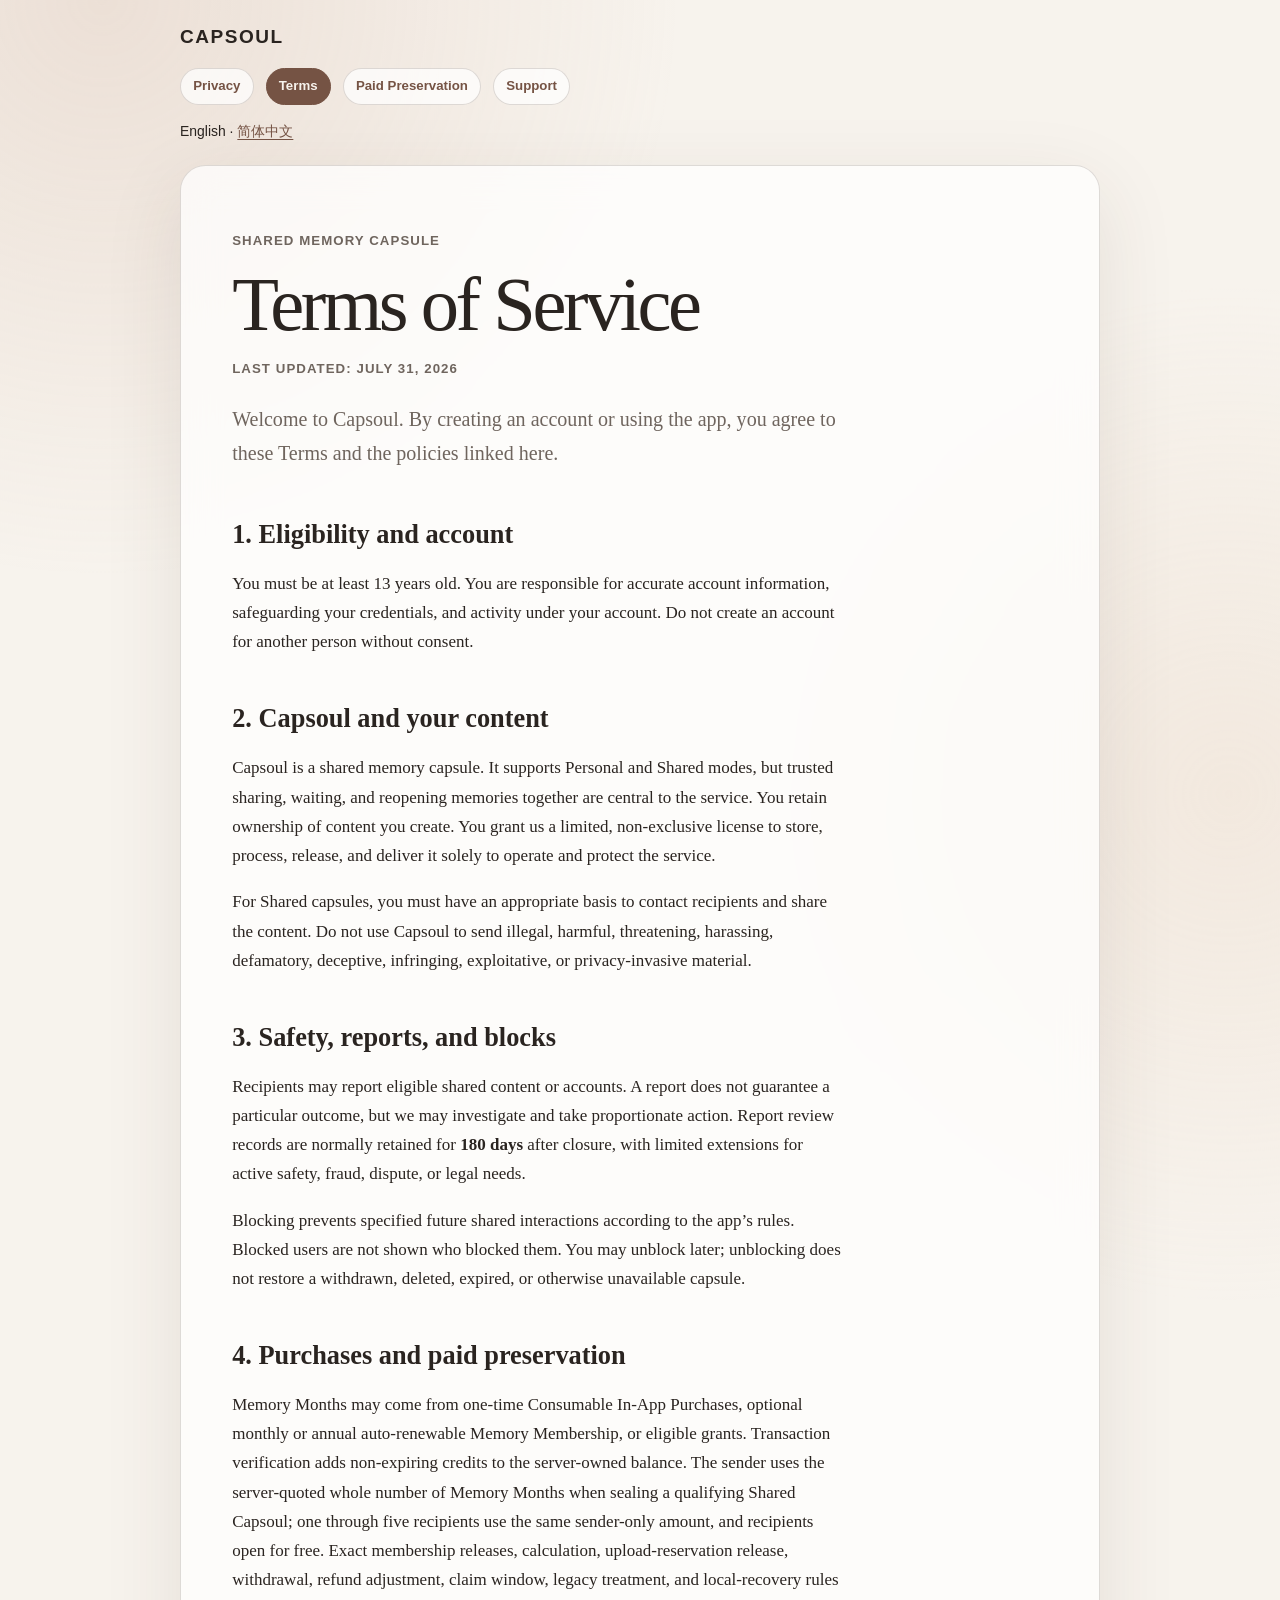
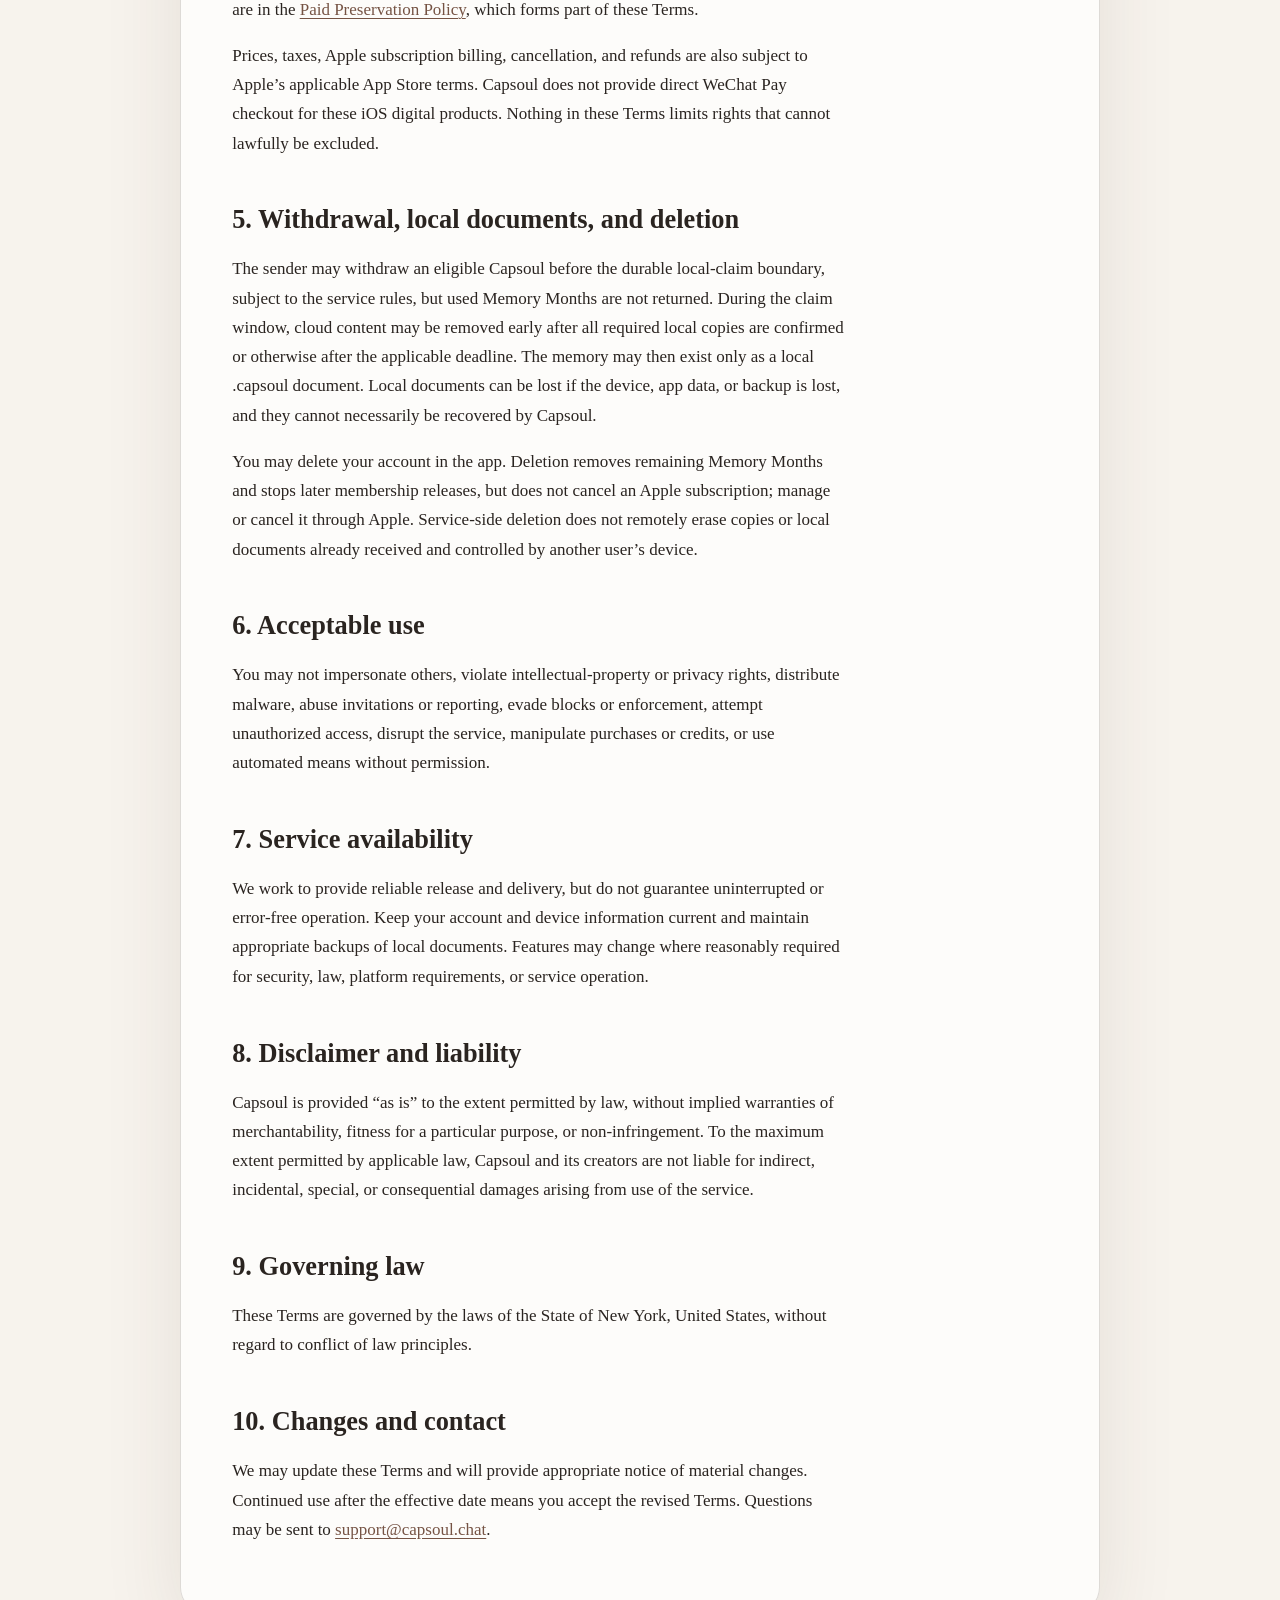
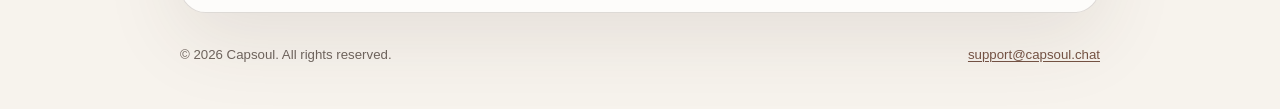
<file: terms.html>
<!DOCTYPE html>
<html lang="en">
<head>
  <meta charset="UTF-8">
  <meta name="viewport" content="width=device-width, initial-scale=1">
  <meta name="color-scheme" content="light dark">
  <title>Terms of Service — Capsoul</title>
  <link rel="stylesheet" href="styles.css">
</head>
<body>
  <header class="site-header">
    <a class="brand" href="support.html">Capsoul</a>
    <nav class="nav-row" aria-label="Policy navigation">
      <a href="privacy.html">Privacy</a>
      <a href="terms.html" aria-current="page">Terms</a>
      <a href="preservation.html">Paid Preservation</a>
      <a href="support.html">Support</a>
    </nav>
    <nav class="language" aria-label="Language">
      <span aria-current="page">English</span> · <a href="terms-zh.html" lang="zh-Hans">简体中文</a>
    </nav>
  </header>

  <main>
    <p class="eyebrow">Shared memory capsule</p>
    <h1>Terms of Service</h1>
    <p class="updated">Last updated: July 31, 2026</p>
    <p class="lede">Welcome to Capsoul. By creating an account or using the app, you agree to these Terms and the policies linked here.</p>

    <h2>1. Eligibility and account</h2>
    <p>You must be at least 13 years old. You are responsible for accurate account information, safeguarding your credentials, and activity under your account. Do not create an account for another person without consent.</p>

    <h2>2. Capsoul and your content</h2>
    <p>Capsoul is a shared memory capsule. It supports Personal and Shared modes, but trusted sharing, waiting, and reopening memories together are central to the service. You retain ownership of content you create. You grant us a limited, non-exclusive license to store, process, release, and deliver it solely to operate and protect the service.</p>
    <p>For Shared capsules, you must have an appropriate basis to contact recipients and share the content. Do not use Capsoul to send illegal, harmful, threatening, harassing, defamatory, deceptive, infringing, exploitative, or privacy-invasive material.</p>

    <h2>3. Safety, reports, and blocks</h2>
    <p>Recipients may report eligible shared content or accounts. A report does not guarantee a particular outcome, but we may investigate and take proportionate action. Report review records are normally retained for <strong>180 days</strong> after closure, with limited extensions for active safety, fraud, dispute, or legal needs.</p>
    <p>Blocking prevents specified future shared interactions according to the app’s rules. Blocked users are not shown who blocked them. You may unblock later; unblocking does not restore a withdrawn, deleted, expired, or otherwise unavailable capsule.</p>

    <h2>4. Purchases and paid preservation</h2>
    <p>Memory Months may come from one-time Consumable In-App Purchases, optional monthly or annual auto-renewable Memory Membership, or eligible grants. Transaction verification adds non-expiring credits to the server-owned balance. The sender uses the server-quoted whole number of Memory Months when sealing a qualifying Shared Capsoul; one through five recipients use the same sender-only amount, and recipients open for free. Exact membership releases, calculation, upload-reservation release, withdrawal, refund adjustment, claim window, legacy treatment, and local-recovery rules are in the <a href="preservation.html">Paid Preservation Policy</a>, which forms part of these Terms.</p>
    <p>Prices, taxes, Apple subscription billing, cancellation, and refunds are also subject to Apple’s applicable App Store terms. Capsoul does not provide direct WeChat Pay checkout for these iOS digital products. Nothing in these Terms limits rights that cannot lawfully be excluded.</p>

    <h2>5. Withdrawal, local documents, and deletion</h2>
    <p>The sender may withdraw an eligible Capsoul before the durable local-claim boundary, subject to the service rules, but used Memory Months are not returned. During the claim window, cloud content may be removed early after all required local copies are confirmed or otherwise after the applicable deadline. The memory may then exist only as a local .capsoul document. Local documents can be lost if the device, app data, or backup is lost, and they cannot necessarily be recovered by Capsoul.</p>
    <p>You may delete your account in the app. Deletion removes remaining Memory Months and stops later membership releases, but does not cancel an Apple subscription; manage or cancel it through Apple. Service-side deletion does not remotely erase copies or local documents already received and controlled by another user’s device.</p>

    <h2>6. Acceptable use</h2>
    <p>You may not impersonate others, violate intellectual-property or privacy rights, distribute malware, abuse invitations or reporting, evade blocks or enforcement, attempt unauthorized access, disrupt the service, manipulate purchases or credits, or use automated means without permission.</p>

    <h2>7. Service availability</h2>
    <p>We work to provide reliable release and delivery, but do not guarantee uninterrupted or error-free operation. Keep your account and device information current and maintain appropriate backups of local documents. Features may change where reasonably required for security, law, platform requirements, or service operation.</p>

    <h2>8. Disclaimer and liability</h2>
    <p>Capsoul is provided “as is” to the extent permitted by law, without implied warranties of merchantability, fitness for a particular purpose, or non-infringement. To the maximum extent permitted by applicable law, Capsoul and its creators are not liable for indirect, incidental, special, or consequential damages arising from use of the service.</p>

    <h2>9. Governing law</h2>
    <p>These Terms are governed by the laws of the State of New York, United States, without regard to conflict of law principles.</p>

    <h2>10. Changes and contact</h2>
    <p>We may update these Terms and will provide appropriate notice of material changes. Continued use after the effective date means you accept the revised Terms. Questions may be sent to <a href="mailto:support@capsoul.chat">support@capsoul.chat</a>.</p>
  </main>

  <footer class="site-footer">
    <span>© 2026 Capsoul. All rights reserved.</span>
    <a href="mailto:support@capsoul.chat">support@capsoul.chat</a>
  </footer>
</body>
</html>
</file>
<file: styles.css>
:root {
  color-scheme: light dark;
  --paper: #f7f3ed;
  --surface: rgba(255, 255, 255, 0.72);
  --ink: #2a2420;
  --muted: #6f655e;
  --accent: #755344;
  --accent-soft: #e8d8cd;
  --line: rgba(80, 61, 51, 0.18);
  --shadow: 0 24px 80px rgba(67, 49, 39, 0.1);
}

* {
  box-sizing: border-box;
}

html {
  background: var(--paper);
  font-size: 17px;
  scroll-behavior: smooth;
}

body {
  min-width: 0;
  margin: 0;
  color: var(--ink);
  background:
    radial-gradient(circle at 8% 0%, rgba(196, 155, 133, 0.22), transparent 34rem),
    radial-gradient(circle at 96% 24%, rgba(226, 198, 174, 0.23), transparent 30rem),
    var(--paper);
  font-family: ui-serif, Georgia, Cambria, "Times New Roman", "Noto Serif SC", serif;
  line-height: 1.72;
  overflow-wrap: anywhere;
}

a {
  color: var(--accent);
  text-decoration-thickness: 0.08em;
  text-underline-offset: 0.18em;
}

a:hover {
  text-decoration-thickness: 0.13em;
}

a:focus-visible {
  border-radius: 0.2rem;
  outline: 3px solid #b96137;
  outline-offset: 4px;
}

.site-header,
main,
.site-footer {
  width: min(100% - 2rem, 920px);
  margin-inline: auto;
}

.site-header {
  display: grid;
  gap: 0.85rem;
  padding-block: 1.25rem;
}

.brand {
  color: var(--ink);
  font-family: -apple-system, BlinkMacSystemFont, "Segoe UI", "Noto Sans SC", sans-serif;
  font-size: 1.12rem;
  font-weight: 700;
  letter-spacing: 0.08em;
  text-decoration: none;
  text-transform: uppercase;
}

.nav-row {
  display: flex;
  flex-wrap: wrap;
  gap: 0.45rem 0.7rem;
  align-items: center;
}

.nav-row a {
  border: 1px solid var(--line);
  border-radius: 999px;
  padding: 0.35rem 0.72rem;
  background: var(--surface);
  font-family: -apple-system, BlinkMacSystemFont, "Segoe UI", "Noto Sans SC", sans-serif;
  font-size: 0.78rem;
  font-weight: 600;
  text-decoration: none;
}

.nav-row a[aria-current="page"] {
  border-color: var(--accent);
  color: var(--paper);
  background: var(--accent);
}

.language {
  font-family: -apple-system, BlinkMacSystemFont, "Segoe UI", "Noto Sans SC", sans-serif;
  font-size: 0.82rem;
}

main {
  padding: clamp(1.6rem, 4vw, 3.5rem);
  border: 1px solid var(--line);
  border-radius: 1.5rem;
  background: var(--surface);
  box-shadow: var(--shadow);
  backdrop-filter: blur(18px);
}

.eyebrow,
.updated {
  color: var(--muted);
  font-family: -apple-system, BlinkMacSystemFont, "Segoe UI", "Noto Sans SC", sans-serif;
  font-size: 0.78rem;
  font-weight: 650;
  letter-spacing: 0.08em;
  text-transform: uppercase;
}

h1 {
  max-width: 16ch;
  margin: 0.15rem 0 0.5rem;
  font-size: clamp(2.15rem, 7vw, 4.5rem);
  font-weight: 540;
  letter-spacing: -0.045em;
  line-height: 1.02;
}

.lede {
  max-width: 64ch;
  margin-block: 1.25rem 2.5rem;
  color: var(--muted);
  font-size: clamp(1.02rem, 2.5vw, 1.18rem);
}

h2 {
  margin-block: 2.4rem 0.65rem;
  padding-top: 0.35rem;
  font-size: clamp(1.22rem, 3vw, 1.55rem);
  line-height: 1.25;
}

h3 {
  margin-block: 1.55rem 0.45rem;
  font-size: 1.03rem;
}

p,
li {
  max-width: 72ch;
}

ul,
ol {
  padding-inline-start: 1.35rem;
}

li + li {
  margin-top: 0.45rem;
}

.callout {
  margin-block: 1.4rem;
  padding: 1rem 1.1rem;
  border-inline-start: 4px solid var(--accent);
  border-radius: 0.3rem 0.8rem 0.8rem 0.3rem;
  background: var(--accent-soft);
  color: #352923;
}

.site-footer {
  display: flex;
  flex-wrap: wrap;
  justify-content: space-between;
  gap: 0.7rem 1.5rem;
  padding-block: 1.8rem 2.5rem;
  color: var(--muted);
  font-family: -apple-system, BlinkMacSystemFont, "Segoe UI", "Noto Sans SC", sans-serif;
  font-size: 0.78rem;
}

@media (max-width: 620px) {
  .site-header,
  main,
  .site-footer {
    width: min(100% - 1rem, 920px);
  }

  main {
    padding: 1.35rem 1rem 1.8rem;
    border-radius: 1rem;
  }

  .nav-row {
    gap: 0.4rem;
  }

  .nav-row a {
    padding: 0.32rem 0.57rem;
    font-size: 0.73rem;
  }

  .lede {
    margin-bottom: 1.8rem;
  }
}

@media (prefers-color-scheme: dark) {
  :root {
    --paper: #171310;
    --surface: rgba(38, 31, 27, 0.8);
    --ink: #f5eee8;
    --muted: #c6b8ae;
    --accent: #e4bca5;
    --accent-soft: #49372e;
    --line: rgba(233, 211, 196, 0.2);
    --shadow: 0 24px 80px rgba(0, 0, 0, 0.3);
  }

  .nav-row a[aria-current="page"] {
    color: #261c17;
  }

  .callout {
    color: #f6eee7;
  }
}

@media (prefers-reduced-motion: reduce) {
  html {
    scroll-behavior: auto;
  }
}
</file>
